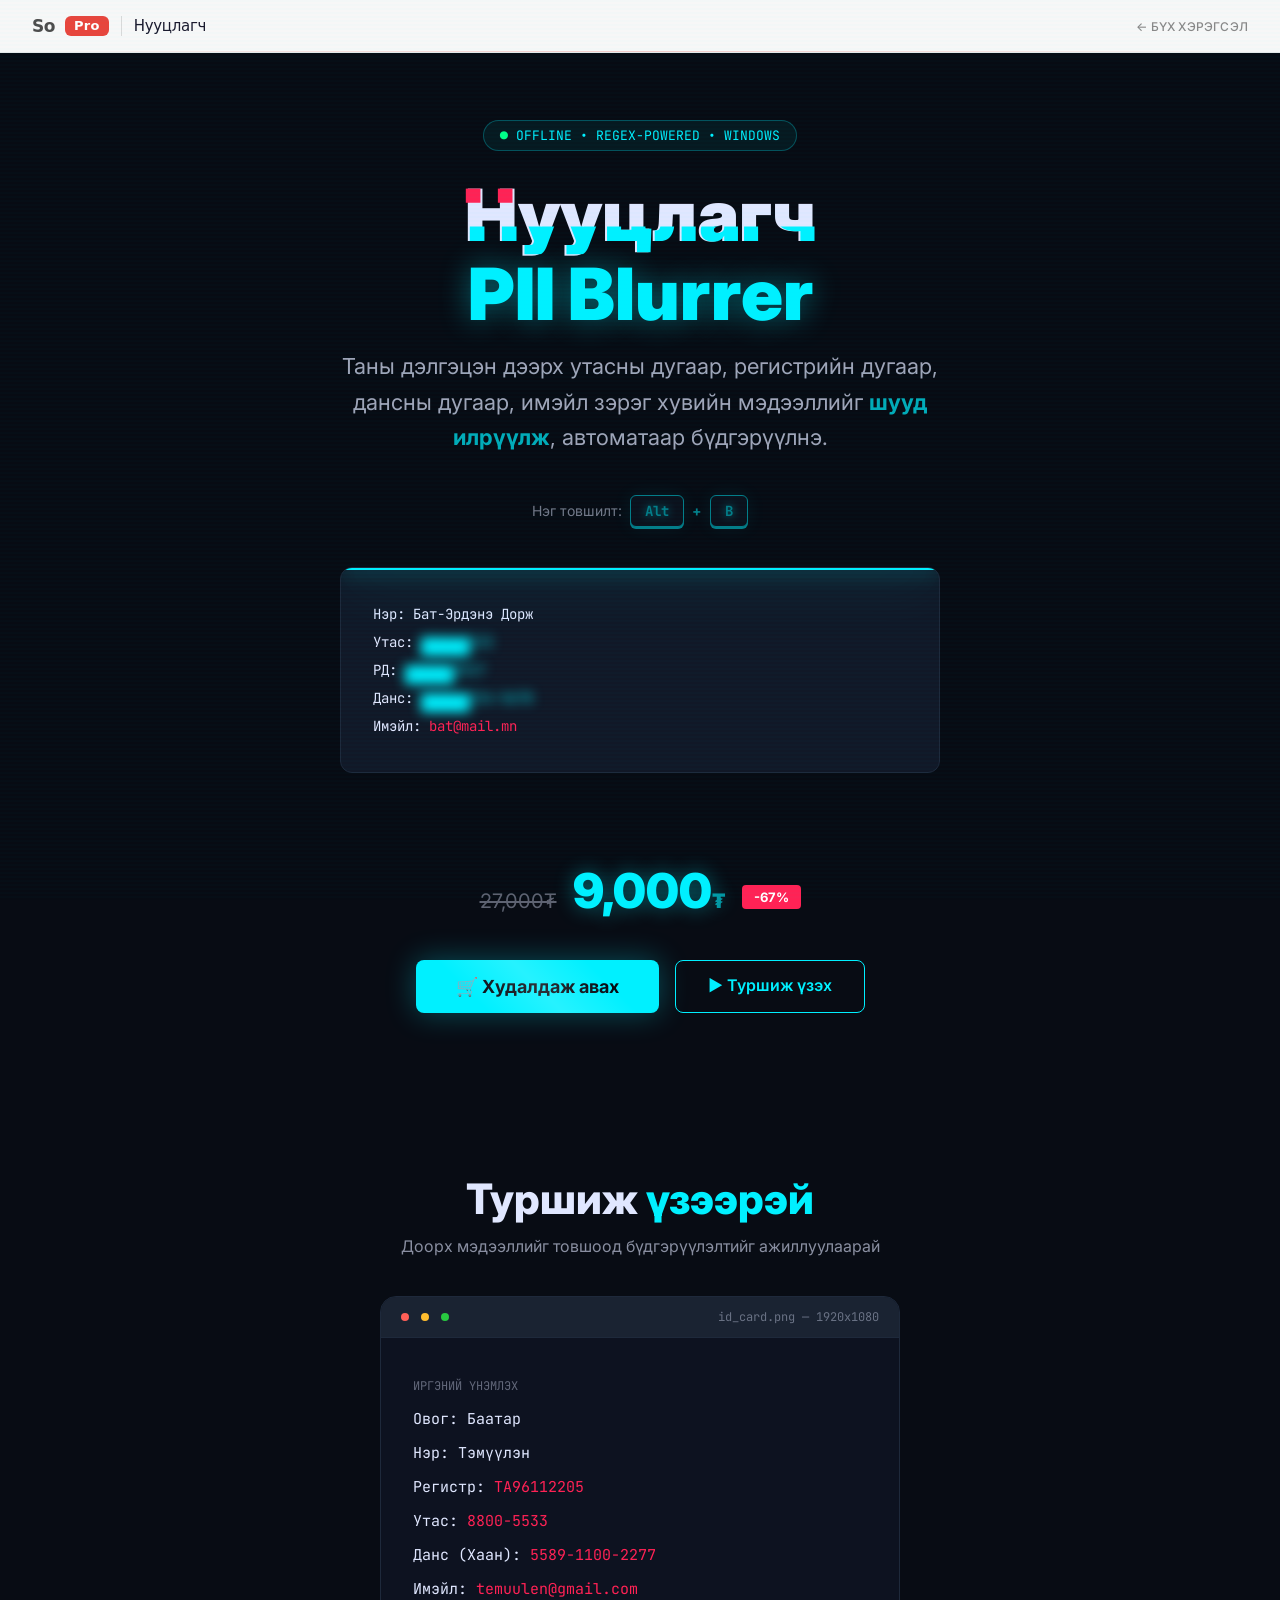
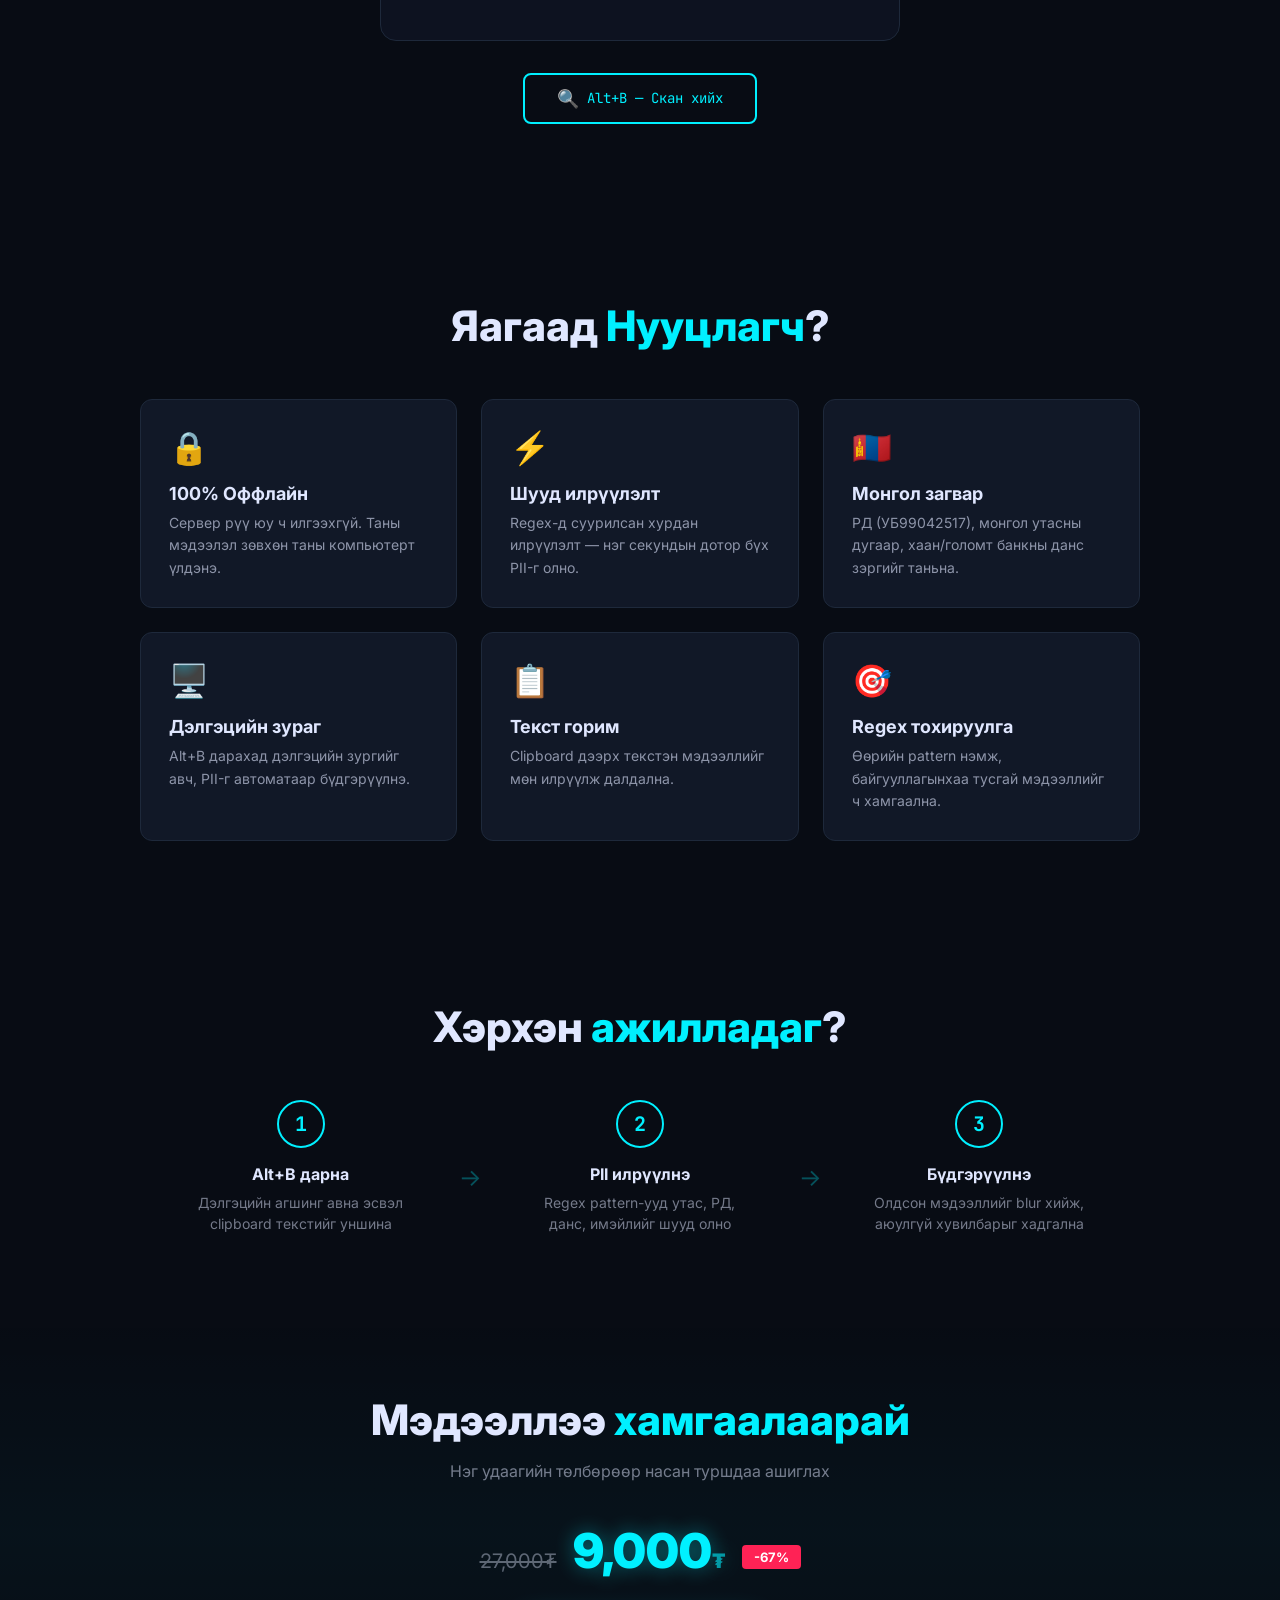
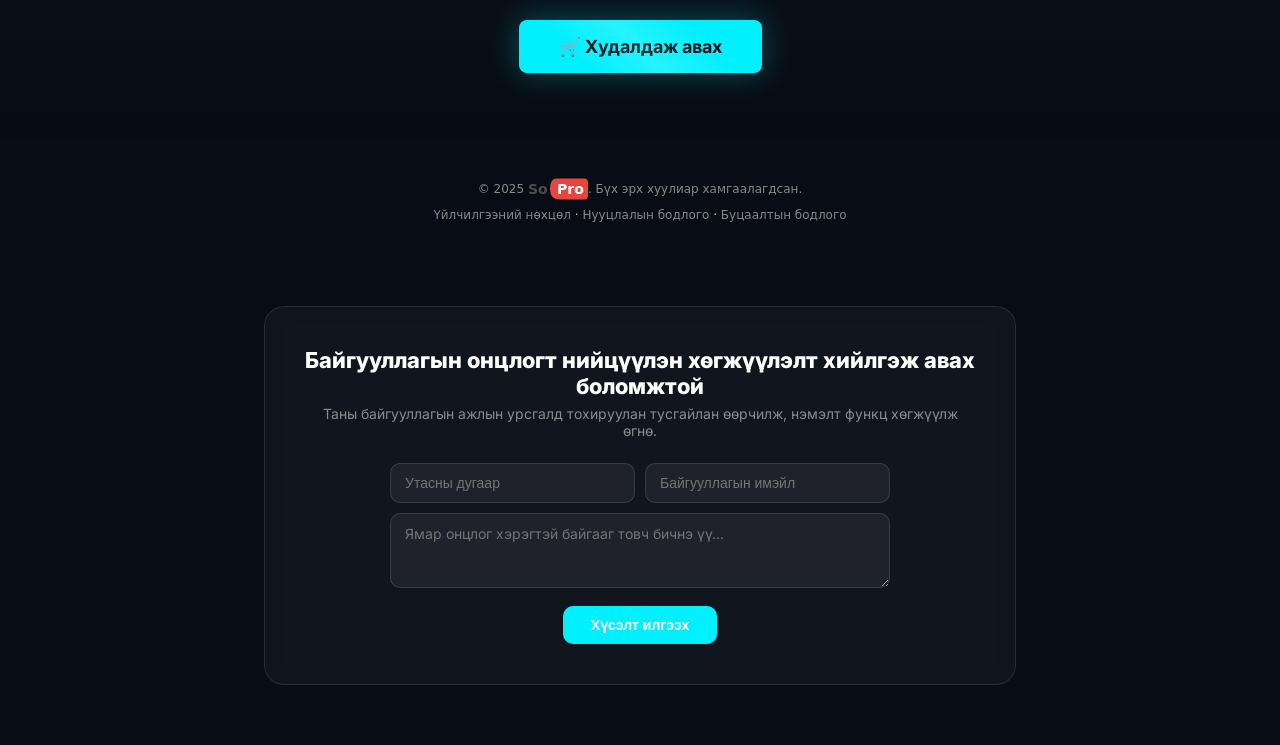
<file: blur/index.html>
<!DOCTYPE html>
<html lang="mn">
<head>
<meta charset="UTF-8">
<meta name="viewport" content="width=device-width, initial-scale=1.0">
<title>Нууцлагч — PII Blurrer & Anonymizer</title>
<link rel="stylesheet" href="https://fonts.googleapis.com/css2?family=JetBrains+Mono:wght@400;700&family=Inter:wght@400;600;700;900&display=swap">
<link rel="stylesheet" href="/shared/brand.css">
<style>
*{margin:0;padding:0;box-sizing:border-box}

:root{
  --cyan:#00f0ff;--cyan-dim:#00f0ff44;--bg:#080c14;--bg2:#0d1220;
  --card:#111827;--text:#e0e7ff;--red:#ff2255;--green:#00ff88;
}

html{scroll-behavior:smooth}
body{background:var(--bg);color:var(--text);font-family:'Inter',sans-serif;overflow-x:hidden;position:relative}

/* SCANLINE OVERLAY */
body::after{
  content:'';position:fixed;top:0;left:0;width:100%;height:100%;
  pointer-events:none;z-index:9999;
  background:repeating-linear-gradient(0deg,transparent,transparent 2px,rgba(0,240,255,.015) 2px,rgba(0,240,255,.015) 4px);
}

/* MATRIX RAIN CANVAS */
#matrix-bg{position:fixed;top:0;left:0;width:100%;height:100%;z-index:0;opacity:.08}

/* HERO */
.hero{min-height:100vh;display:flex;flex-direction:column;align-items:center;justify-content:center;
  position:relative;z-index:1;padding:120px 24px 80px;text-align:center}
.hero-badge{display:inline-flex;align-items:center;gap:8px;padding:6px 16px;border-radius:100px;
  border:1px solid var(--cyan-dim);background:rgba(0,240,255,.06);font-size:13px;
  font-family:'JetBrains Mono',monospace;color:var(--cyan);margin-bottom:24px;
  animation:pulse-border 2s infinite}
@keyframes pulse-border{0%,100%{border-color:var(--cyan-dim)}50%{border-color:var(--cyan)}}

.hero h1{font-size:clamp(36px,6vw,72px);font-weight:900;line-height:1.1;margin-bottom:16px}
.hero h1 .cyan{color:var(--cyan);text-shadow:0 0 30px rgba(0,240,255,.4)}
.hero h1 .glitch{position:relative;display:inline-block}
.hero h1 .glitch::before,.hero h1 .glitch::after{
  content:attr(data-text);position:absolute;top:0;left:0;width:100%;height:100%;
}
.hero h1 .glitch::before{animation:glitch1 3s infinite;color:var(--red);clip-path:inset(0 0 65% 0);transform:translate(-2px)}
.hero h1 .glitch::after{animation:glitch2 3s infinite;color:var(--cyan);clip-path:inset(65% 0 0 0);transform:translate(2px)}
@keyframes glitch1{0%,90%,100%{opacity:0}92%,94%{opacity:1;transform:translate(-3px,-1px)}93%,95%{transform:translate(3px,1px)}}
@keyframes glitch2{0%,88%,100%{opacity:0}90%,93%{opacity:1;transform:translate(2px,2px)}91%,94%{transform:translate(-2px,-1px)}}

.hero-sub{font-size:clamp(16px,2.5vw,22px);opacity:.7;max-width:640px;margin:0 auto 40px;line-height:1.6}
.hero-hotkey{display:inline-flex;align-items:center;gap:8px;margin-bottom:40px}
.key-badge{background:var(--card);border:1px solid var(--cyan);border-radius:6px;padding:6px 14px;
  font-family:'JetBrains Mono',monospace;font-size:16px;font-weight:700;color:var(--cyan);
  box-shadow:0 2px 0 var(--cyan),0 0 20px rgba(0,240,255,.15);text-shadow:0 0 8px var(--cyan)}
.hero-hotkey span{opacity:.5;font-size:14px}

/* SCANNING HERO ANIMATION */
.scan-demo{position:relative;max-width:600px;width:100%;margin:0 auto 48px;
  background:var(--card);border:1px solid #1e293b;border-radius:12px;padding:32px;
  font-family:'JetBrains Mono',monospace;font-size:14px;line-height:2;text-align:left;overflow:hidden}
.scan-demo::before{content:'';position:absolute;top:0;left:0;right:0;height:2px;
  background:var(--cyan);box-shadow:0 0 20px var(--cyan),0 0 60px var(--cyan);
  animation:scanLine 3s ease-in-out infinite}
@keyframes scanLine{0%{top:0;opacity:1}50%{top:100%;opacity:.6}51%{opacity:0}100%{top:0;opacity:0}}
.scan-demo .pii{position:relative;color:var(--red);transition:.4s}
.scan-demo .pii.blurred{filter:blur(6px);color:var(--cyan);user-select:none}
.scan-demo .pii.blurred::after{content:'██████';position:absolute;left:0;top:0;
  color:var(--cyan);filter:none;font-weight:700;animation:flicker .1s infinite alternate}
@keyframes flicker{to{opacity:.7}}

/* CTA BUTTONS */
.cta-row{display:flex;gap:16px;justify-content:center;flex-wrap:wrap}
.btn-primary{background:var(--cyan);color:var(--bg);font-weight:700;font-size:18px;
  padding:16px 40px;border-radius:8px;border:none;cursor:pointer;
  font-family:'Inter',sans-serif;text-decoration:none;display:inline-flex;align-items:center;gap:8px;
  box-shadow:0 0 30px rgba(0,240,255,.3);transition:.3s;position:relative;overflow:hidden}
.btn-primary:hover{transform:translateY(-2px);box-shadow:0 0 50px rgba(0,240,255,.5)}
.btn-primary::after{content:'';position:absolute;top:-50%;left:-50%;width:200%;height:200%;
  background:linear-gradient(transparent,rgba(255,255,255,.15),transparent);
  transform:rotate(45deg);animation:btn-shine 3s infinite}
@keyframes btn-shine{0%,100%{transform:translateX(-100%) rotate(45deg)}50%{transform:translateX(100%) rotate(45deg)}}
.btn-outline{border:1px solid var(--cyan);color:var(--cyan);background:transparent;
  font-weight:600;font-size:16px;padding:14px 32px;border-radius:8px;cursor:pointer;
  font-family:'Inter',sans-serif;text-decoration:none;transition:.3s}
.btn-outline:hover{background:rgba(0,240,255,.1)}

/* PRICE */
.price-block{margin:40px 0;text-align:center}
.price-old{font-size:20px;text-decoration:line-through;opacity:.4;margin-right:12px}
.price-new{font-size:48px;font-weight:900;color:var(--cyan);text-shadow:0 0 20px rgba(0,240,255,.4)}
.price-new small{font-size:20px;opacity:.6}
.price-discount{display:inline-block;background:var(--red);color:#fff;font-size:13px;font-weight:700;
  padding:4px 12px;border-radius:4px;margin-left:12px;vertical-align:super}

/* LIVE DEMO SECTION */
.demo-section{position:relative;z-index:1;padding:80px 24px;text-align:center}
.demo-section h2{font-size:clamp(28px,4vw,42px);font-weight:800;margin-bottom:12px}
.demo-section h2 .cyan{color:var(--cyan)}
.demo-section p{opacity:.6;margin-bottom:40px;font-size:16px}

.demo-card{max-width:520px;margin:0 auto;background:var(--bg2);border:1px solid #1e293b;
  border-radius:16px;overflow:hidden;position:relative}
.demo-card-header{background:#1a2332;padding:12px 20px;display:flex;align-items:center;gap:12px;
  border-bottom:1px solid #1e293b}
.demo-card-header .dot{width:8px;height:8px;border-radius:50%}
.demo-card-header .dot.r{background:#ff5f57}.demo-card-header .dot.y{background:#ffbd2e}.demo-card-header .dot.g{background:#28c840}
.demo-card-header span{font-size:12px;opacity:.4;font-family:'JetBrains Mono',monospace;margin-left:auto}

.demo-card-body{padding:32px;text-align:left;font-size:15px;line-height:2;
  font-family:'JetBrains Mono',monospace;position:relative}
.demo-card-body .field{margin-bottom:4px}
.demo-card-body .label{opacity:.4;font-size:12px}
.demo-card-body .value{color:var(--text)}
.demo-card-body .sensitive{color:var(--red);transition:all .5s;position:relative;cursor:default}
.demo-card-body .sensitive.redacted{filter:blur(7px);color:var(--cyan)}
.demo-card-body .sensitive.redacted::before{content:'';position:absolute;inset:-2px -6px;
  background:rgba(0,240,255,.08);border-radius:4px;border:1px solid var(--cyan-dim)}

.demo-btn{margin-top:32px;background:transparent;border:2px solid var(--cyan);color:var(--cyan);
  padding:12px 32px;border-radius:8px;font-family:'JetBrains Mono',monospace;font-size:14px;
  cursor:pointer;transition:.3s;display:inline-flex;align-items:center;gap:8px}
.demo-btn:hover{background:var(--cyan);color:var(--bg)}
.demo-btn .icon{font-size:18px}
.demo-status{margin-top:16px;font-size:13px;font-family:'JetBrains Mono',monospace;
  color:var(--cyan);opacity:0;transition:.3s}
.demo-status.show{opacity:1}

/* FEATURES */
.features{position:relative;z-index:1;padding:80px 24px}
.features h2{text-align:center;font-size:clamp(28px,4vw,42px);font-weight:800;margin-bottom:48px}
.features h2 .cyan{color:var(--cyan)}
.features-grid{display:grid;grid-template-columns:repeat(auto-fit,minmax(280px,1fr));gap:24px;max-width:1000px;margin:0 auto}
.feature-card{background:var(--card);border:1px solid #1e293b;border-radius:12px;padding:28px;
  transition:.3s;position:relative;overflow:hidden}
.feature-card:hover{border-color:var(--cyan-dim);transform:translateY(-4px);
  box-shadow:0 8px 30px rgba(0,240,255,.08)}
.feature-card::before{content:'';position:absolute;top:0;left:0;right:0;height:2px;
  background:linear-gradient(90deg,transparent,var(--cyan),transparent);opacity:0;transition:.3s}
.feature-card:hover::before{opacity:1}
.feature-icon{font-size:32px;margin-bottom:16px;display:block}
.feature-card h3{font-size:18px;font-weight:700;margin-bottom:8px}
.feature-card p{font-size:14px;opacity:.6;line-height:1.6}

/* HOW IT WORKS */
.how{position:relative;z-index:1;padding:80px 24px;text-align:center}
.how h2{font-size:clamp(28px,4vw,42px);font-weight:800;margin-bottom:48px}
.how h2 .cyan{color:var(--cyan)}
.how-steps{display:flex;justify-content:center;gap:48px;flex-wrap:wrap;max-width:900px;margin:0 auto}
.how-step{flex:1;min-width:200px;max-width:260px}
.how-step-num{width:48px;height:48px;border-radius:50%;border:2px solid var(--cyan);
  display:flex;align-items:center;justify-content:center;margin:0 auto 16px;
  font-family:'JetBrains Mono',monospace;font-weight:700;font-size:20px;color:var(--cyan)}
.how-step h3{font-size:16px;font-weight:700;margin-bottom:8px}
.how-step p{font-size:14px;opacity:.5;line-height:1.5}
.how-arrow{align-self:center;color:var(--cyan);opacity:.3;font-size:24px;padding-top:20px}

/* CTA BOTTOM */
.cta-bottom{position:relative;z-index:1;padding:80px 24px;text-align:center;
  background:linear-gradient(180deg,transparent,rgba(0,240,255,.03),transparent)}
.cta-bottom h2{font-size:clamp(28px,4vw,42px);font-weight:800;margin-bottom:16px}
.cta-bottom h2 .cyan{color:var(--cyan)}
.cta-bottom p{opacity:.5;margin-bottom:40px;font-size:16px}

/* GLITCH TEXT ANIMATION */
.glitch-chars{display:inline}
.glitch-char{display:inline-block;animation:charGlitch 4s infinite;animation-delay:var(--d,0s)}
@keyframes charGlitch{
  0%,92%,100%{opacity:1;transform:none;color:inherit}
  93%{opacity:.6;transform:translateX(2px) skewX(10deg);color:var(--cyan)}
  94%{opacity:.8;transform:translateX(-1px);color:var(--red)}
  95%{opacity:1;transform:none;color:inherit}
}

/* RESPONSIVE */
@media(max-width:768px){
  nav{padding:12px 16px}
  .scan-demo{font-size:12px;padding:20px}
  .how-arrow{display:none}
  .how-steps{gap:32px}
  .cta-row{flex-direction:column;align-items:center}
}
</style>
</head>
<body>

<canvas id="matrix-bg"></canvas>

<div data-sp-header="blur" data-sp-app="Нууцлагч"></div>

<!-- HERO -->
<section class="hero">
  <div class="hero-badge">
    <span style="color:var(--green)">●</span> OFFLINE &bull; REGEX-POWERED &bull; WINDOWS
  </div>
  <h1>
    <span class="glitch" data-text="Нууцлагч">Нууцлагч</span><br>
    <span class="cyan">PII Blurrer</span>
  </h1>
  <p class="hero-sub">
    Таны дэлгэцэн дээрх утасны дугаар, регистрийн дугаар, дансны дугаар, имэйл зэрэг хувийн мэдээллийг
    <strong style="color:var(--cyan)">шууд илрүүлж</strong>, автоматаар бүдгэрүүлнэ.
  </p>
  <div class="hero-hotkey">
    <span>Нэг товшилт:</span>
    <span class="key-badge">Alt</span>
    <span style="color:var(--cyan);font-weight:700">+</span>
    <span class="key-badge">B</span>
  </div>

  <!-- SCANNING DEMO IN HERO -->
  <div class="scan-demo" id="heroScan">
    <div>Нэр: Бат-Эрдэнэ Дорж</div>
    <div>Утас: <span class="pii" data-orig="9911-2233">9911-2233</span></div>
    <div>РД: <span class="pii" data-orig="УБ99042517">УБ99042517</span></div>
    <div>Данс: <span class="pii" data-orig="5000-1234-5678">5000-1234-5678</span></div>
    <div>Имэйл: <span class="pii" data-orig="bat@mail.mn">bat@mail.mn</span></div>
  </div>

  <div class="price-block">
    <span class="price-old">27,000₮</span>
    <span class="price-new">9,000<small>₮</small></span>
    <span class="price-discount">-67%</span>
  </div>

  <div class="cta-row">
    <a href="javascript:void(0)" class="btn-primary" onclick="document.getElementById('payModal').style.display='flex'">🛒 Худалдаж авах</a>
    <a href="#demo" class="btn-outline">▶ Туршиж үзэх</a>
  </div>
</section>

<!-- LIVE DEMO -->
<section class="demo-section" id="demo">
  <h2>Туршиж <span class="cyan">үзээрэй</span></h2>
  <p>Доорх мэдээллийг товшоод бүдгэрүүлэлтийг ажиллуулаарай</p>

  <div class="demo-card">
    <div class="demo-card-header">
      <div class="dot r"></div><div class="dot y"></div><div class="dot g"></div>
      <span>id_card.png — 1920x1080</span>
    </div>
    <div class="demo-card-body" id="demoBody">
      <div class="field"><span class="label">ИРГЭНИЙ ҮНЭМЛЭХ</span></div>
      <div class="field">Овог: <span class="value">Баатар</span></div>
      <div class="field">Нэр: <span class="value">Тэмүүлэн</span></div>
      <div class="field">Регистр: <span class="sensitive" data-v="ТА96112205">ТА96112205</span></div>
      <div class="field">Утас: <span class="sensitive" data-v="8800-5533">8800-5533</span></div>
      <div class="field">Данс (Хаан): <span class="sensitive" data-v="5589-1100-2277">5589-1100-2277</span></div>
      <div class="field">Имэйл: <span class="sensitive" data-v="temuulen@gmail.com">temuulen@gmail.com</span></div>
    </div>
  </div>
  <button class="demo-btn" id="demoBtn" onclick="runDemo()">
    <span class="icon">🔍</span> <span id="demoBtnText">Alt+B — Скан хийх</span>
  </button>
  <div class="demo-status" id="demoStatus"></div>
</section>

<!-- FEATURES -->
<section class="features">
  <h2>Яагаад <span class="cyan">Нууцлагч</span>?</h2>
  <div class="features-grid">
    <div class="feature-card">
      <span class="feature-icon">🔒</span>
      <h3>100% Оффлайн</h3>
      <p>Сервер рүү юу ч илгээхгүй. Таны мэдээлэл зөвхөн таны компьютерт үлдэнэ.</p>
    </div>
    <div class="feature-card">
      <span class="feature-icon">⚡</span>
      <h3>Шууд илрүүлэлт</h3>
      <p>Regex-д суурилсан хурдан илрүүлэлт — нэг секундын дотор бүх PII-г олно.</p>
    </div>
    <div class="feature-card">
      <span class="feature-icon">🇲🇳</span>
      <h3>Монгол загвар</h3>
      <p>РД (УБ99042517), монгол утасны дугаар, хаан/голомт банкны данс зэргийг таньна.</p>
    </div>
    <div class="feature-card">
      <span class="feature-icon">🖥️</span>
      <h3>Дэлгэцийн зураг</h3>
      <p>Alt+B дарахад дэлгэцийн зургийг авч, PII-г автоматаар бүдгэрүүлнэ.</p>
    </div>
    <div class="feature-card">
      <span class="feature-icon">📋</span>
      <h3>Текст горим</h3>
      <p>Clipboard дээрх текстэн мэдээллийг мөн илрүүлж далдална.</p>
    </div>
    <div class="feature-card">
      <span class="feature-icon">🎯</span>
      <h3>Regex тохируулга</h3>
      <p>Өөрийн pattern нэмж, байгууллагынхаа тусгай мэдээллийг ч хамгаална.</p>
    </div>
  </div>
</section>

<!-- HOW IT WORKS -->
<section class="how">
  <h2>Хэрхэн <span class="cyan">ажилладаг</span>?</h2>
  <div class="how-steps">
    <div class="how-step">
      <div class="how-step-num">1</div>
      <h3>Alt+B дарна</h3>
      <p>Дэлгэцийн агшинг авна эсвэл clipboard текстийг уншина</p>
    </div>
    <div class="how-arrow">→</div>
    <div class="how-step">
      <div class="how-step-num">2</div>
      <h3>PII илрүүлнэ</h3>
      <p>Regex pattern-ууд утас, РД, данс, имэйлийг шууд олно</p>
    </div>
    <div class="how-arrow">→</div>
    <div class="how-step">
      <div class="how-step-num">3</div>
      <h3>Бүдгэрүүлнэ</h3>
      <p>Олдсон мэдээллийг blur хийж, аюулгүй хувилбарыг хадгална</p>
    </div>
  </div>
</section>

<!-- BOTTOM CTA -->
<section class="cta-bottom">
  <h2>Мэдээллээ <span class="cyan">хамгаалаарай</span></h2>
  <p>Нэг удаагийн төлбөрөөр насан туршдаа ашиглах</p>
  <div class="price-block">
    <span class="price-old">27,000₮</span>
    <span class="price-new">9,000<small>₮</small></span>
    <span class="price-discount">-67%</span>
  </div>
  <div class="cta-row">
    <a href="javascript:void(0)" class="btn-primary" onclick="document.getElementById('payModal').style.display='flex'">🛒 Худалдаж авах</a>
  </div>
</section>

<footer data-sp-footer></footer>

<script src="/shared/brand.js"></script>
<script>
// === MATRIX RAIN ===
(function(){
  const c=document.getElementById('matrix-bg'),ctx=c.getContext('2d');
  let w,h,cols,drops;
  const chars='01アイウエオカキクケコ░▒▓█нууц'.split('');
  function init(){w=c.width=window.innerWidth;h=c.height=window.innerHeight;
    cols=Math.floor(w/18);drops=Array(cols).fill(1)}
  init();window.addEventListener('resize',init);
  function draw(){
    ctx.fillStyle='rgba(8,12,20,.06)';ctx.fillRect(0,0,w,h);
    ctx.fillStyle='#00f0ff';ctx.font='14px JetBrains Mono';
    for(let i=0;i<cols;i++){
      const t=chars[Math.floor(Math.random()*chars.length)];
      ctx.fillText(t,i*18,drops[i]*18);
      if(drops[i]*18>h&&Math.random()>.975)drops[i]=0;
      drops[i]++
    }
  }
  setInterval(draw,50)
})();

// === HERO AUTO-SCAN ===
(function(){
  const pii=document.querySelectorAll('#heroScan .pii');
  let blurred=false;
  function toggle(){
    blurred=!blurred;
    pii.forEach((el,i)=>{
      setTimeout(()=>el.classList.toggle('blurred',blurred),i*200)
    })
  }
  setInterval(toggle,4000);
  setTimeout(toggle,1500)
})();

// === LIVE DEMO ===
let demoActive=false;
function runDemo(){
  const items=document.querySelectorAll('#demoBody .sensitive');
  const btn=document.getElementById('demoBtn');
  const status=document.getElementById('demoStatus');
  const btnText=document.getElementById('demoBtnText');
  demoActive=!demoActive;

  if(demoActive){
    btnText.textContent='Сэргээх';
    status.textContent='🔍 Скан хийж байна...';
    status.classList.add('show');
    items.forEach((el,i)=>{
      setTimeout(()=>{
        el.classList.add('redacted');
        status.textContent=`✅ ${i+1}/${items.length} PII илэрсэн — бүдгэрүүлсэн`;
      },(i+1)*500)
    });
  } else {
    items.forEach(el=>el.classList.remove('redacted'));
    btnText.textContent='Alt+B — Скан хийх';
    status.classList.remove('show');
  }
}

// === GLITCH CHARACTERS ===
document.querySelectorAll('.glitch-chars').forEach(el=>{
  const text=el.textContent;el.innerHTML='';
  [...text].forEach((ch,i)=>{
    const s=document.createElement('span');s.className='glitch-char';
    s.textContent=ch;s.style.setProperty('--d',(Math.random()*5).toFixed(2)+'s');
    el.appendChild(s)
  })
});

// === RANDOM GLITCH on sensitive text ===
(function(){
  const glitchChars='█▓▒░#@$%&*!?';
  function glitchText(){
    const targets=document.querySelectorAll('#demoBody .sensitive:not(.redacted)');
    if(!targets.length)return;
    const target=targets[Math.floor(Math.random()*targets.length)];
    const orig=target.dataset.v;
    const arr=[...orig];
    const idx=Math.floor(Math.random()*arr.length);
    arr[idx]=glitchChars[Math.floor(Math.random()*glitchChars.length)];
    target.textContent=arr.join('');
    setTimeout(()=>{if(!target.classList.contains('redacted'))target.textContent=orig},100);
  }
  setInterval(glitchText,800)
})();
</script>

<!-- Байгууллагын хүсэлт -->
<section style="max-width:800px;margin:60px auto;padding:0 24px">
  <div style="background:rgba(255,255,255,0.04);border:1px solid rgba(255,255,255,0.1);border-radius:20px;padding:40px;text-align:center;backdrop-filter:blur(12px)">
    <h2 style="font-size:22px;font-weight:800;color:#fff;margin-bottom:6px">Байгууллагын онцлогт нийцүүлэн хөгжүүлэлт хийлгэж авах боломжтой</h2>
    <p style="color:rgba(255,255,255,0.5);font-size:14px;margin-bottom:24px">Таны байгууллагын ажлын урсгалд тохируулан тусгайлан өөрчилж, нэмэлт функц хөгжүүлж өгнө.</p>
    <form id="entForm" onsubmit="return submitEntForm(event)" style="max-width:500px;margin:0 auto">
      <div style="display:flex;gap:10px;margin-bottom:10px">
        <input type="tel" id="entPhone" placeholder="Утасны дугаар" required style="flex:1;background:rgba(255,255,255,0.06);border:1px solid rgba(255,255,255,0.12);border-radius:10px;padding:11px 14px;color:#fff;font-size:14px;outline:none">
        <input type="email" id="entEmail" placeholder="Байгууллагын имэйл" required style="flex:1;background:rgba(255,255,255,0.06);border:1px solid rgba(255,255,255,0.12);border-radius:10px;padding:11px 14px;color:#fff;font-size:14px;outline:none">
      </div>
      <textarea id="entMsg" placeholder="Ямар онцлог хэрэгтэй байгааг товч бичнэ үү..." rows="3" style="width:100%;background:rgba(255,255,255,0.06);border:1px solid rgba(255,255,255,0.12);border-radius:10px;padding:11px 14px;color:#fff;font-size:14px;outline:none;resize:vertical;margin-bottom:14px;font-family:inherit;box-sizing:border-box"></textarea>
      <button type="submit" id="entBtn" style="padding:11px 28px;background:#00f0ff;color:#fff;font-size:14px;font-weight:700;border:none;border-radius:10px;cursor:pointer">Хүсэлт илгээх</button>
      <p id="entSuccess" style="display:none;color:#16a34a;font-size:13px;font-weight:600;margin-top:12px">✓ Хүсэлт амжилттай илгээгдлээ. Бид тантай удахгүй холбогдоно.</p>
    </form>
  </div>
</section>
<iframe name="entFrame" style="display:none"></iframe>
<script>
function submitEntForm(e){
  e.preventDefault();
  var phone=document.getElementById('entPhone').value;
  var email=document.getElementById('entEmail').value;
  var msg=document.getElementById('entMsg').value;
  var btn=document.getElementById('entBtn');
  btn.disabled=true;btn.textContent='Илгээж байна...';
  var form=document.createElement('form');
  form.method='POST';form.target='entFrame';
  form.action='https://docs.google.com/forms/d/e/1FAIpQLSepAqBKUGAJY4IYrHt7eJaH1wznpjiNwMlxp7uQG0k7BX5PIA/formResponse';
  [{n:'entry.413665365',v:phone},{n:'entry.1131290276',v:email},{n:'entry.1867735489',v:msg}].forEach(function(f){
    var inp=document.createElement('input');inp.type='hidden';inp.name=f.n;inp.value=f.v;form.appendChild(inp);
  });
  document.body.appendChild(form);form.submit();document.body.removeChild(form);
  setTimeout(function(){
    btn.textContent='Илгээгдсэн ✓';
    document.getElementById('entSuccess').style.display='block';
    document.getElementById('entForm').reset();
  },1500);
  return false;
}
</script>

<!-- Payment Modal -->
<style>
.pay-overlay{display:none;position:fixed;inset:0;z-index:9999;background:rgba(0,0,0,.45);align-items:center;justify-content:center;backdrop-filter:blur(6px);animation:payIn .25s}
@keyframes payIn{from{opacity:0}to{opacity:1}}
.pay-card{background:#fff;border-radius:20px;max-width:400px;width:92%;position:relative;box-shadow:0 24px 80px rgba(0,0,0,.18);overflow:hidden;animation:payUp .3s}
@keyframes payUp{from{opacity:0;transform:translateY(20px)}to{opacity:1;transform:translateY(0)}}
.pay-close{position:absolute;top:14px;right:14px;background:rgba(0,0,0,.05);border:none;width:32px;height:32px;border-radius:50%;font-size:16px;cursor:pointer;color:#666;display:flex;align-items:center;justify-content:center}
.pay-close:hover{background:rgba(0,0,0,.1)}
.pay-header{background:linear-gradient(135deg,#0f172a,#1e293b);padding:28px;color:#fff}
.pay-header h3{font-size:17px;font-weight:700;margin-bottom:3px}
.pay-header p{font-size:12px;color:rgba(255,255,255,.5)}
.pay-amount{font-size:32px;font-weight:800;margin-top:12px;letter-spacing:-1px}
.pay-amount s{font-size:18px;opacity:.35;font-weight:400;margin-right:6px}
.pay-body{padding:24px 28px 28px}
.pay-info{display:grid;grid-template-columns:1fr 1fr;gap:10px;margin-bottom:18px}
.pay-info-item{background:#f8fafc;border-radius:10px;padding:12px 14px}
.pay-label{font-size:10px;color:#94a3b8;text-transform:uppercase;letter-spacing:.5px;margin-bottom:2px}
.pay-value{font-size:13px;font-weight:700;color:#1e293b}
.pay-code-box{background:linear-gradient(135deg,#f0fdf4,#dcfce7);border:1.5px solid #bbf7d0;border-radius:12px;padding:14px;text-align:center;margin-bottom:18px}
.pay-code-box .pay-label{color:#16a34a;letter-spacing:1px}
.pay-code-val{font-size:22px;font-weight:800;color:#15803d;letter-spacing:2px}
.pay-code-hint{font-size:10px;color:#6b7280;margin-top:4px}
.pay-field{margin-bottom:14px}
.pay-field label{font-size:11px;color:#64748b;font-weight:600;display:block;margin-bottom:5px}
.pay-field input{width:100%;padding:11px 14px;border:1.5px solid #e2e8f0;border-radius:10px;font-size:14px;outline:none;background:#f8fafc;box-sizing:border-box}
.pay-field input:focus{border-color:#16a34a;background:#fff}
.pay-submit{width:100%;padding:14px;background:linear-gradient(135deg,#16a34a,#15803d);color:#fff;border:none;border-radius:12px;font-size:15px;font-weight:700;cursor:pointer;margin-top:4px}
.pay-submit:hover{transform:translateY(-1px);box-shadow:0 6px 20px rgba(22,163,74,.3)}
.pay-submit:disabled{opacity:.6;transform:none}
.pay-success{display:none;text-align:center;padding:32px 28px}
.pay-success-icon{width:64px;height:64px;background:linear-gradient(135deg,#dcfce7,#bbf7d0);border-radius:50%;display:flex;align-items:center;justify-content:center;margin:0 auto 16px;font-size:28px}
.pay-success h3{font-size:18px;font-weight:700;color:#1e293b;margin-bottom:6px}
.pay-success p{font-size:13px;color:#64748b;line-height:1.6}
</style>
<div id="payModal" class="pay-overlay" onclick="if(event.target===this)this.style.display='none'">
<div class="pay-card">
<button class="pay-close" onclick="document.getElementById('payModal').style.display='none'">✕</button>
<div id="payForm">
<div class="pay-header">
<h3>Нууцлагч (Blur)</h3>
<p>Насан туршийн лиценз</p>
<div class="pay-amount"><s>27,000₮</s> 9,000₮</div>
</div>
<div class="pay-body">
<div class="pay-info">
<div class="pay-info-item"><div class="pay-label">Банк</div><div class="pay-value">Хаанбанк</div></div>
<div class="pay-info-item"><div class="pay-label">Данс</div><div class="pay-value">5400780646</div></div>
<div class="pay-info-item"><div class="pay-label">Нэр</div><div class="pay-value">Д.Баттулга</div></div>
<div class="pay-info-item"><div class="pay-label">Дүн</div><div class="pay-value" style="color:#e8453c">9,000₮</div></div>
</div>
<div class="pay-code-box">
<div class="pay-label">Гүйлгээний утга</div>
<div class="pay-code-val" id="payCode"></div>
<div class="pay-code-hint">Энэ кодыг гүйлгээний утгад заавал бичнэ үү</div>
</div>
<div class="pay-field"><label>Имэйл хаяг</label><input type="email" id="payEmail" placeholder="example@gmail.com"></div>
<div class="pay-field"><label>Утасны дугаар</label><input type="tel" id="payPhone" placeholder="99112233"></div>
<button class="pay-submit" id="paySubmit" onclick="submitPayment()">Шилжүүлсэн ✓</button>
</div>
</div>
<div class="pay-success" id="paySuccess">
<div class="pay-success-icon">✓</div>
<h3>Амжилттай бүртгэгдлээ!</h3>
<p>Таны захиалгыг хүлээн авлаа.<br>24 цагийн дотор имэйл рүү лицензийн түлхүүр илгээгдэнэ.</p>
</div>
</div>
</div>
<iframe name="payFrame" style="display:none"></iframe>
<script>
(function(){
var chars='ABCDEFGHJKLMNPQRSTUVWXYZ23456789',code='BLR-';
for(var i=0;i<6;i++)code+=chars[Math.floor(Math.random()*chars.length)];
document.getElementById('payCode').textContent=code;
window.submitPayment=function(){
var email=document.getElementById('payEmail').value.trim();
var phone=document.getElementById('payPhone').value.trim();
if(!email||!phone){alert('Имэйл болон утасны дугаараа оруулна уу');return;}
var btn=document.getElementById('paySubmit');
btn.disabled=true;btn.textContent='Илгээж байна...';
var form=document.createElement('form');
form.method='POST';form.target='payFrame';
form.action='https://docs.google.com/forms/d/e/1FAIpQLScBeTfkDj0vzYjT6fkwC8oCjAFXDdmtghfasIE7eLO4GdhfUw/formResponse';
var f1=document.createElement('input');f1.name='entry.413665365';f1.value=phone;form.appendChild(f1);
var f2=document.createElement('input');f2.name='entry.1131290276';f2.value=email+' | '+code;form.appendChild(f2);
document.body.appendChild(form);form.submit();document.body.removeChild(form);
setTimeout(function(){document.getElementById('payForm').style.display='none';document.getElementById('paySuccess').style.display='block';},800);
};
})();
</script>

</body>
</html>
</file>
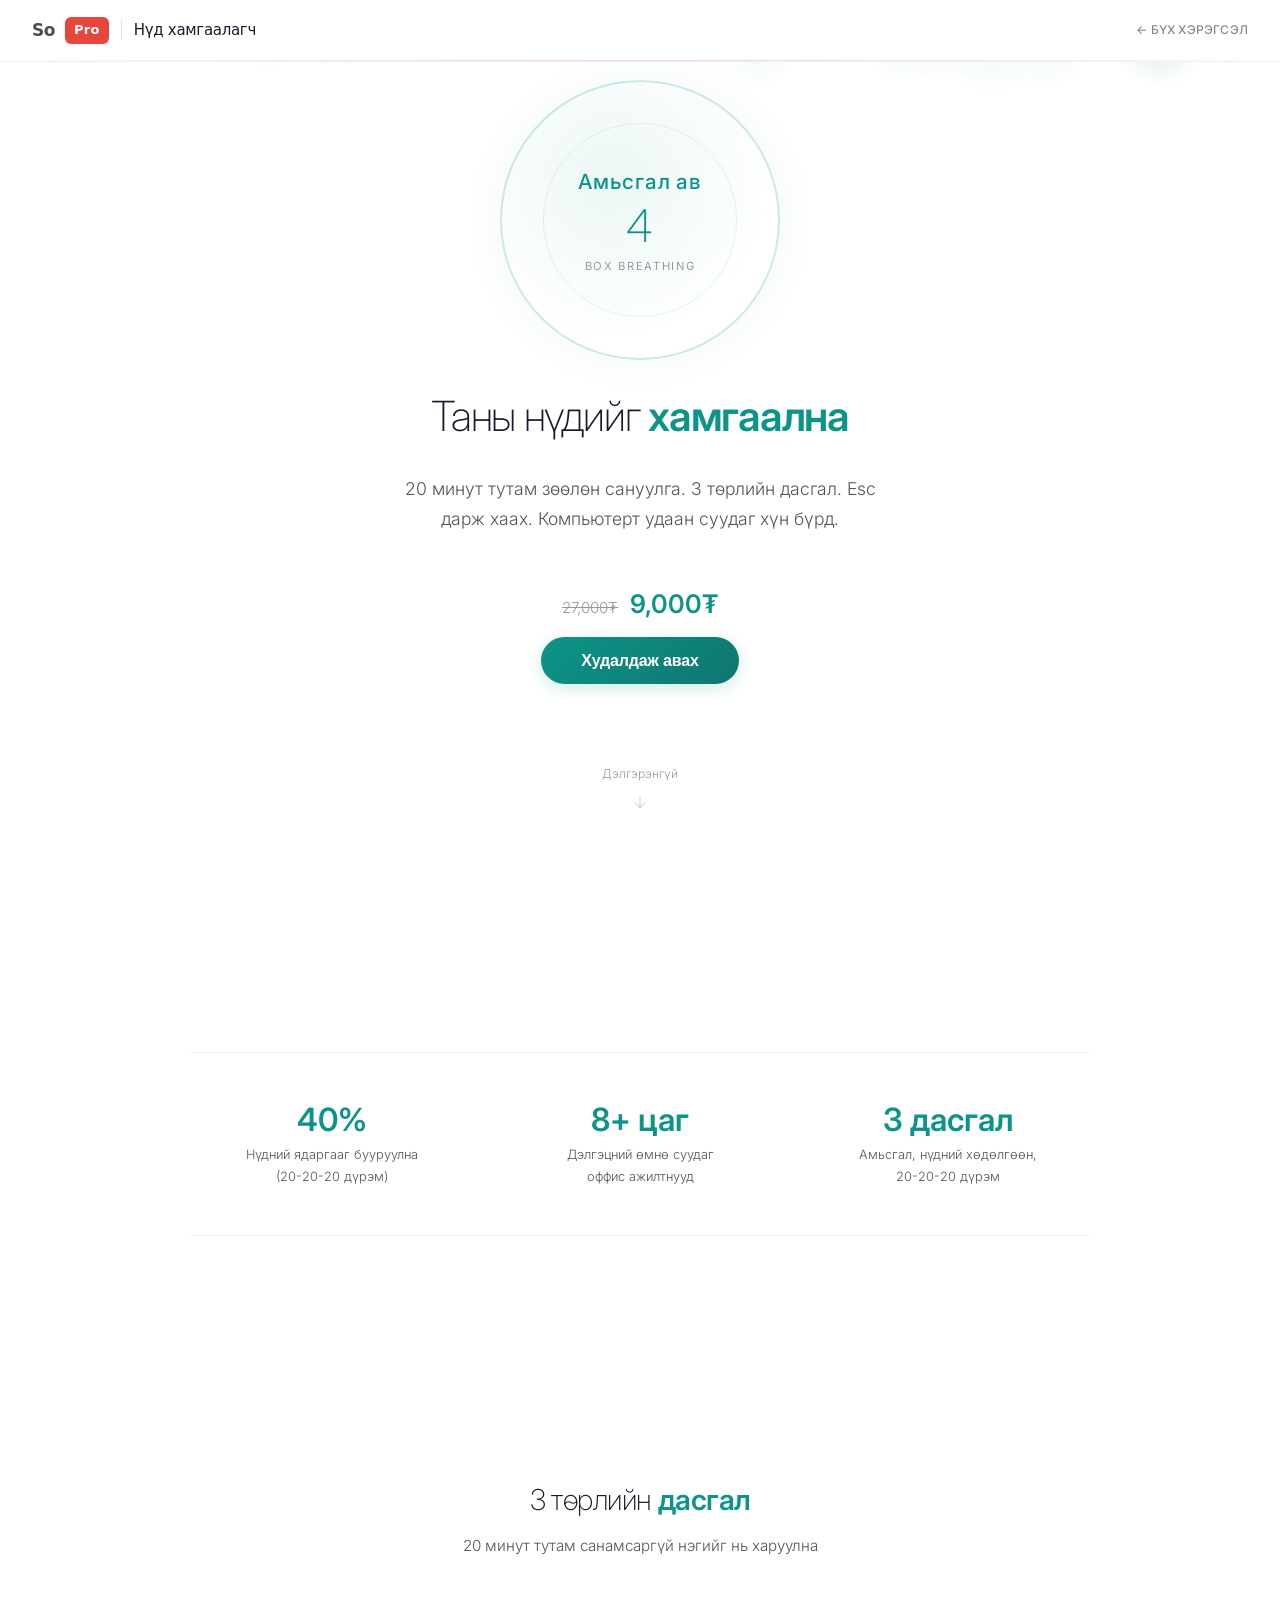
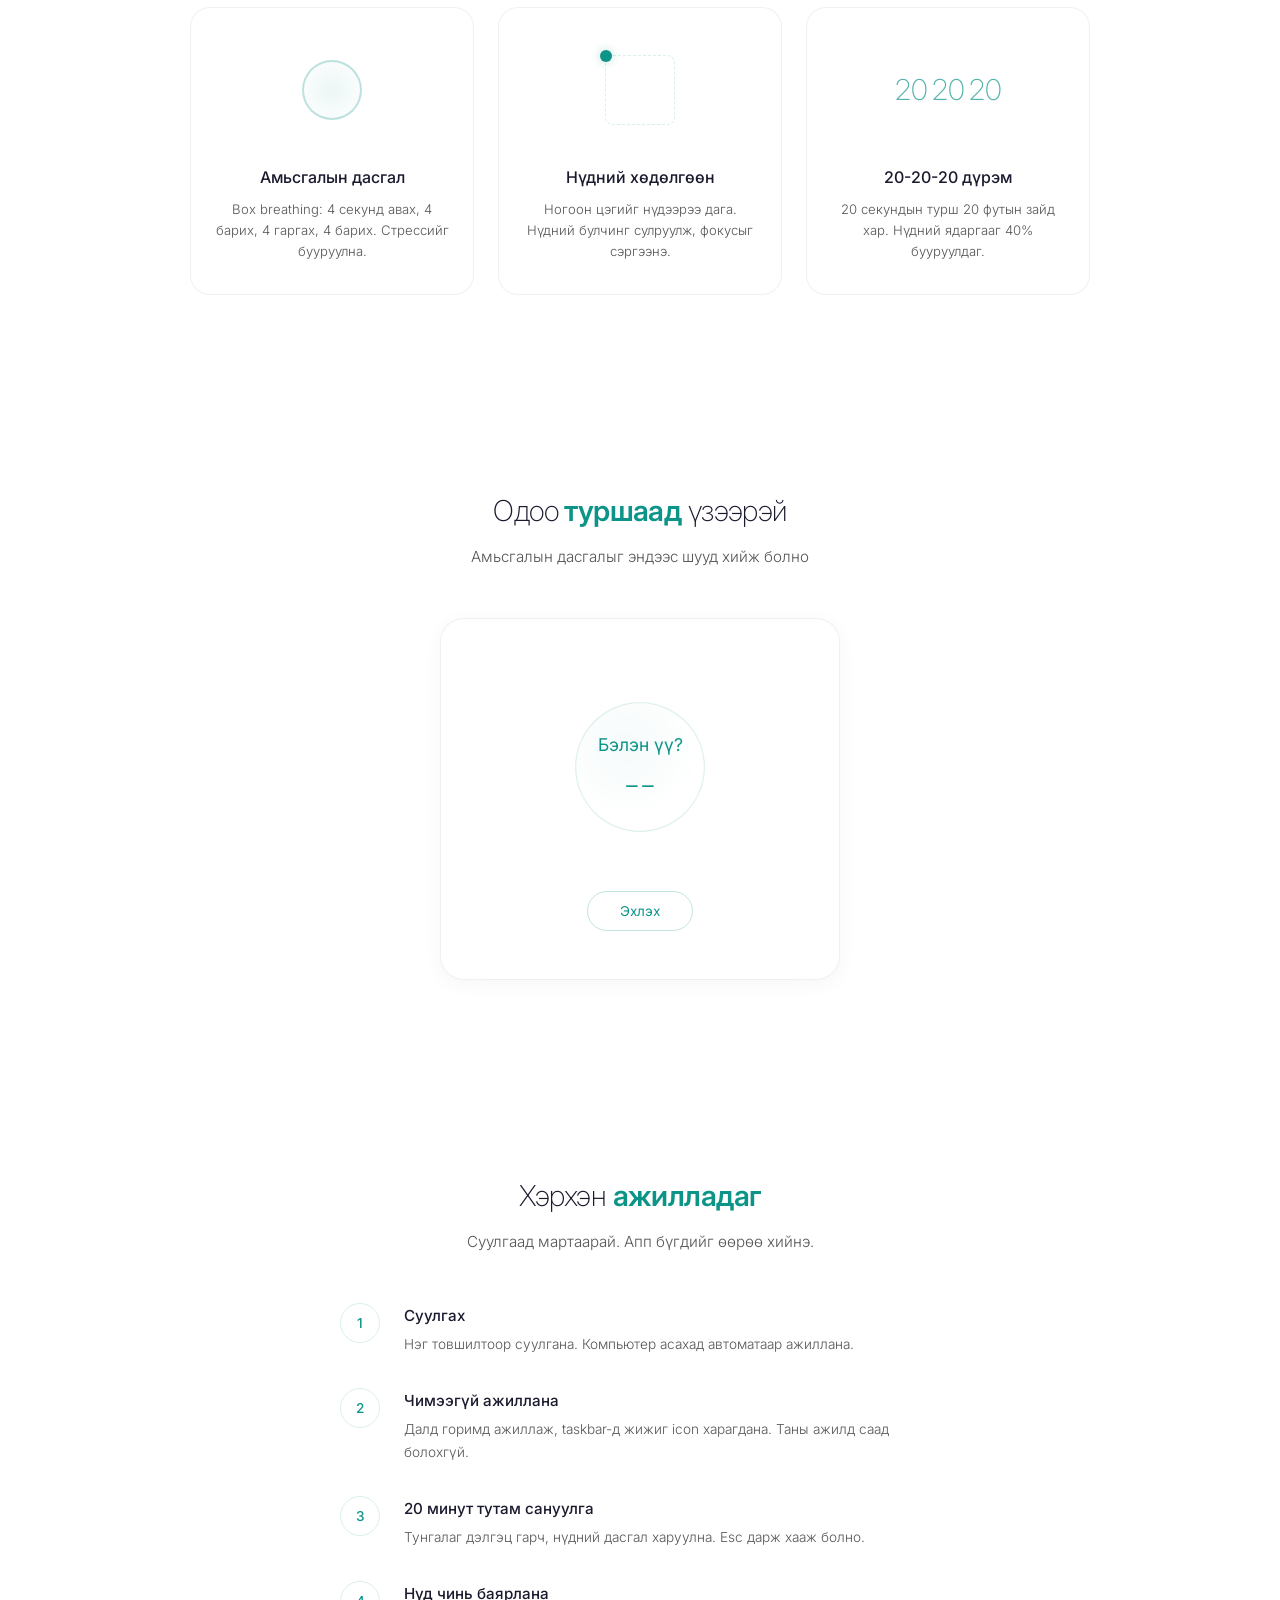
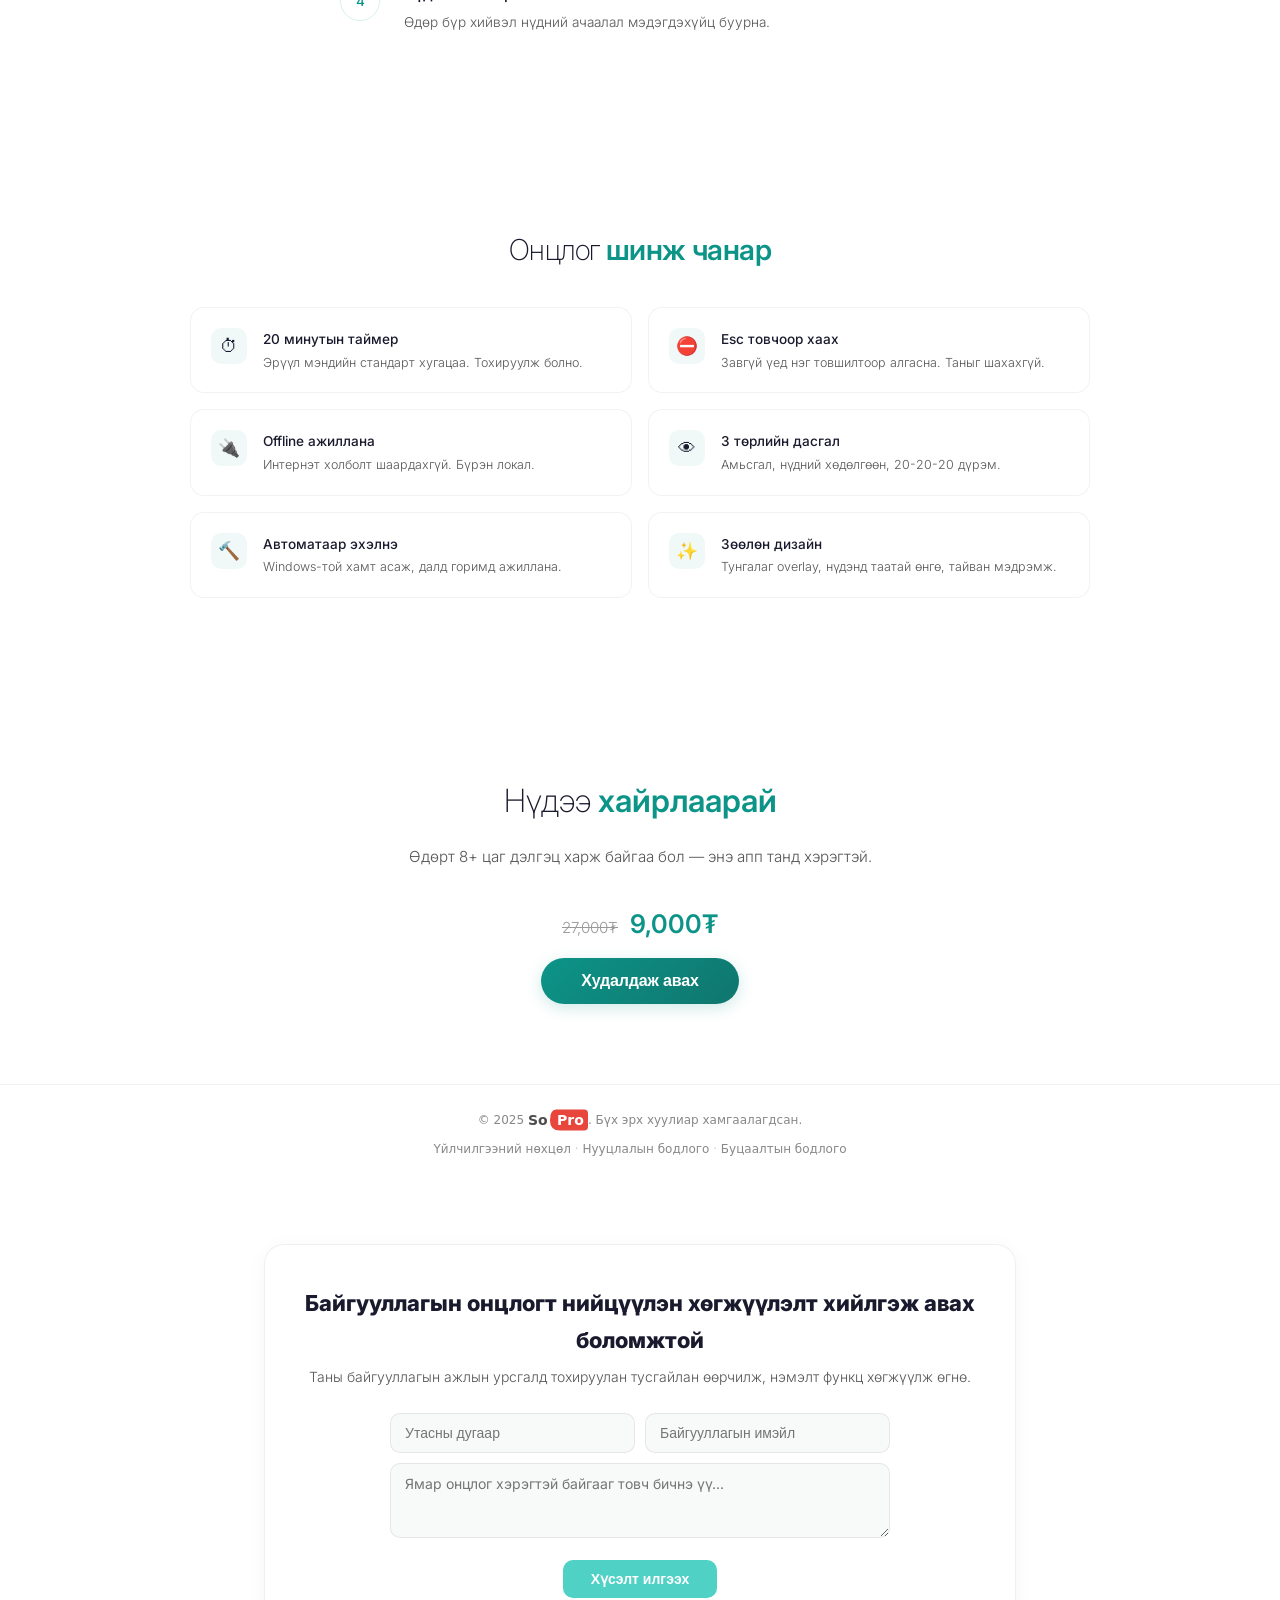
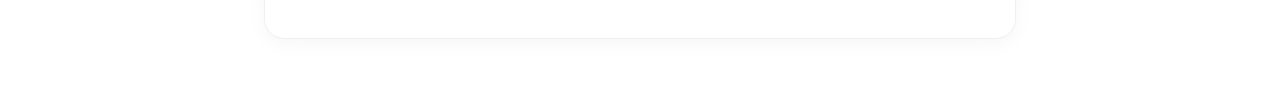
<file: eyecare/index.html>
<!DOCTYPE html>
<html lang="mn">
<head>
<meta charset="UTF-8">
<meta name="viewport" content="width=device-width, initial-scale=1.0">
<title>Нүд Хамгаалагч — Eye Care & Micro-Break Timer</title>
<meta name="description" content="20 минут тутам нүдний дасгал хийж, нүдний ядаргааг 40%-иар бууруулна. Оффис ажилтнуудад зориулсан.">
<link rel="preconnect" href="https://fonts.googleapis.com">
<link href="https://fonts.googleapis.com/css2?family=Inter:wght@300;400;500;600;700&display=swap" rel="stylesheet">
<link rel="stylesheet" href="/shared/brand.css">
<style>
*,*::before,*::after{margin:0;padding:0;box-sizing:border-box}
:root{
  --bg1:#ffffff;--bg2:#f8fafa;
  --glow:#0d9488;--glow2:#0f766e;
  --text:#1a1a2e;--text2:#555;--text3:#999;
  --accent:#0d9488;--accent2:#14b8a6;
}
html{scroll-behavior:smooth}
body{
  font-family:'Inter',system-ui,sans-serif;
  background:#ffffff;
  color:var(--text);min-height:100vh;overflow-x:hidden;
  line-height:1.7;font-weight:300;
}
a{color:var(--accent);text-decoration:none}

/* Floating particles */
.particles{position:fixed;inset:0;pointer-events:none;z-index:0;overflow:hidden}
.particle{
  position:absolute;border-radius:50%;
  background:radial-gradient(circle,rgba(13,148,136,.06),transparent 70%);
  animation:float-up linear infinite;
}
@keyframes float-up{
  0%{transform:translateY(100vh) scale(0);opacity:0}
  10%{opacity:1}
  90%{opacity:1}
  100%{transform:translateY(-100px) scale(1);opacity:0}
}

/* Section base */
section{position:relative;z-index:1;padding:6rem 1.5rem}
.container{max-width:900px;margin:0 auto}

/* Hero */
.hero{min-height:100vh;display:flex;align-items:center;justify-content:center;text-align:center;padding-top:5rem}
.hero-inner{display:flex;flex-direction:column;align-items:center;gap:2rem}

/* Breathing circle */
.breath-wrap{position:relative;width:280px;height:280px;margin:0 auto}
.breath-circle{
  position:absolute;inset:0;border-radius:50%;
  background:radial-gradient(circle at 40% 35%,rgba(13,148,136,.08),transparent 65%);
  border:2px solid rgba(13,148,136,.2);
  animation:breathe 16s ease-in-out infinite;
  box-shadow:0 0 40px rgba(13,148,136,.06);
}
.breath-circle::after{
  content:'';position:absolute;inset:15%;border-radius:50%;
  border:1px solid rgba(13,148,136,.1);
  animation:breathe 16s ease-in-out infinite;
  animation-delay:-.5s;
}
.breath-label{
  position:absolute;inset:0;display:flex;flex-direction:column;
  align-items:center;justify-content:center;
  font-size:.95rem;color:var(--accent);font-weight:400;letter-spacing:.05em;
}
.breath-label .phase{font-size:1.3rem;font-weight:500;margin-bottom:.25rem;transition:opacity .5s}
.breath-label .timer{font-size:2.8rem;font-weight:200;line-height:1}
.breath-label .sub{font-size:.7rem;color:var(--text3);margin-top:.5rem;text-transform:uppercase;letter-spacing:.15em}

@keyframes breathe{
  0%,100%{transform:scale(.7);opacity:.5}
  12.5%{transform:scale(.7);opacity:.5}
  25%{transform:scale(1);opacity:1}
  37.5%{transform:scale(1);opacity:1}
  50%{transform:scale(.7);opacity:.5}
  62.5%{transform:scale(.7);opacity:.5}
  75%{transform:scale(1);opacity:1}
  87.5%{transform:scale(1);opacity:1}
}

.hero h1{font-size:2.6rem;font-weight:200;letter-spacing:-.03em;line-height:1.2}
.hero h1 strong{font-weight:600;color:var(--accent)}
.hero .tagline{font-size:1.1rem;color:var(--text2);max-width:500px;font-weight:300}

/* CTA */
.cta-wrap{display:flex;flex-direction:column;align-items:center;gap:.75rem;margin-top:1rem}
.btn-buy{
  display:inline-flex;align-items:center;gap:.5rem;
  padding:.9rem 2.5rem;border-radius:50px;
  background:linear-gradient(135deg,var(--accent),var(--glow2));
  color:#fff;font-weight:600;font-size:1rem;
  border:none;cursor:pointer;
  box-shadow:0 4px 16px rgba(13,148,136,.2);
  transition:all .4s;letter-spacing:-.01em;
}
.btn-buy:hover{transform:translateY(-2px);box-shadow:0 8px 24px rgba(13,148,136,.25)}
.price-info{display:flex;align-items:baseline;gap:.75rem}
.price-old{font-size:.95rem;color:var(--text3);text-decoration:line-through}
.price-new{font-size:1.6rem;font-weight:600;color:var(--accent)}

/* Scroll hint */
.scroll-hint{
  margin-top:3rem;color:var(--text3);font-size:.75rem;
  display:flex;flex-direction:column;align-items:center;gap:.5rem;
  animation:bob 3s ease-in-out infinite;
}
@keyframes bob{0%,100%{transform:translateY(0)}50%{transform:translateY(8px)}}
.scroll-hint svg{width:20px;height:20px;opacity:.4}

/* Stats */
.stats{
  display:grid;grid-template-columns:repeat(3,1fr);gap:1.5rem;
  padding:3rem 0;border-top:1px solid rgba(0,0,0,.06);
  border-bottom:1px solid rgba(0,0,0,.06);
  margin:3rem 0;text-align:center;
}
.stat-num{font-size:2rem;font-weight:600;color:var(--accent);line-height:1.2}
.stat-desc{font-size:.8rem;color:var(--text2);margin-top:.25rem}

/* Exercises section */
.section-title{
  font-size:1.8rem;font-weight:200;text-align:center;margin-bottom:.5rem;
  letter-spacing:-.02em;
}
.section-title strong{font-weight:600;color:var(--accent)}
.section-sub{text-align:center;color:var(--text2);margin-bottom:3rem;font-size:.95rem}

.exercises{display:grid;grid-template-columns:repeat(3,1fr);gap:1.5rem}
.exercise-card{
  background:#fff;
  border:1px solid rgba(0,0,0,.06);
  border-radius:20px;padding:2rem 1.5rem;text-align:center;
  transition:all .4s;position:relative;overflow:hidden;
}
.exercise-card:hover{
  border-color:rgba(13,148,136,.2);
  box-shadow:0 8px 30px rgba(0,0,0,.06);
  transform:translateY(-4px);
}
.exercise-preview{
  width:100px;height:100px;margin:0 auto 1.5rem;
  border-radius:50%;position:relative;
  display:flex;align-items:center;justify-content:center;
}
.exercise-card h3{font-size:1rem;font-weight:500;margin-bottom:.5rem}
.exercise-card p{font-size:.82rem;color:var(--text2);line-height:1.6}

/* Mini breathing preview */
.preview-breath{
  width:60px;height:60px;border-radius:50%;
  border:2px solid rgba(13,148,136,.25);
  background:radial-gradient(circle,rgba(13,148,136,.08),transparent);
  animation:breathe-mini 8s ease-in-out infinite;
}
@keyframes breathe-mini{
  0%,100%{transform:scale(.6);opacity:.4}
  25%{transform:scale(1);opacity:1}
  50%{transform:scale(.6);opacity:.4}
  75%{transform:scale(1);opacity:1}
}

/* Mini dot tracking preview */
.preview-dot-wrap{width:80px;height:80px;position:relative}
.preview-dot{
  width:12px;height:12px;border-radius:50%;
  background:var(--accent);
  box-shadow:0 0 10px rgba(13,148,136,.3);
  position:absolute;
  animation:dot-track 4s ease-in-out infinite;
}
@keyframes dot-track{
  0%{top:10px;left:10px}
  25%{top:10px;left:58px}
  50%{top:58px;left:58px}
  75%{top:58px;left:10px}
  100%{top:10px;left:10px}
}
.preview-dot-wrap::before{
  content:'';position:absolute;inset:5px;
  border:1px dashed rgba(13,148,136,.15);border-radius:8px;
}

/* Mini 20-20-20 preview */
.preview-202020{
  font-size:1.8rem;font-weight:200;color:var(--accent);opacity:.7;
  display:flex;gap:4px;align-items:baseline;
}
.preview-202020 span{animation:pulse-num 3s ease-in-out infinite}
.preview-202020 span:nth-child(2){animation-delay:.5s}
.preview-202020 span:nth-child(3){animation-delay:1s}
@keyframes pulse-num{0%,100%{opacity:.4}50%{opacity:1}}

/* How it works */
.steps{display:flex;flex-direction:column;gap:2rem;max-width:600px;margin:0 auto}
.step{display:flex;gap:1.5rem;align-items:flex-start}
.step-num{
  flex-shrink:0;width:40px;height:40px;border-radius:50%;
  border:1px solid rgba(13,148,136,.15);
  display:flex;align-items:center;justify-content:center;
  font-size:.85rem;font-weight:500;color:var(--accent);
}
.step h3{font-size:.95rem;font-weight:500;margin-bottom:.25rem}
.step p{font-size:.85rem;color:var(--text2)}

/* Try it section */
.try-section{text-align:center}
.try-box{
  max-width:400px;margin:2rem auto 0;
  background:#fff;
  border:1px solid rgba(0,0,0,.06);
  border-radius:24px;padding:3rem 2rem;box-shadow:0 4px 20px rgba(0,0,0,.04);
}
.try-circle-wrap{width:200px;height:200px;margin:0 auto 1.5rem;position:relative}
.try-circle{
  position:absolute;inset:0;border-radius:50%;
  border:2px solid rgba(13,148,136,.25);
  background:radial-gradient(circle at 40% 35%,rgba(13,148,136,.08),transparent 65%);
  transition:transform 4s ease-in-out,opacity 4s ease-in-out;
}
.try-circle.inhale{transform:scale(1);opacity:1;box-shadow:0 0 30px rgba(13,148,136,.1)}
.try-circle.exhale{transform:scale(.65);opacity:.5;box-shadow:none}
.try-label{
  position:absolute;inset:0;display:flex;flex-direction:column;
  align-items:center;justify-content:center;
}
.try-phase{font-size:1.1rem;font-weight:400;color:var(--accent);margin-bottom:.25rem}
.try-timer{font-size:2.5rem;font-weight:200;color:var(--accent);line-height:1}
.try-btn{
  padding:.7rem 2rem;border-radius:50px;cursor:pointer;
  background:transparent;border:1px solid rgba(13,148,136,.25);
  color:var(--accent);font-family:inherit;font-size:.85rem;
  transition:all .3s;
}
.try-btn:hover{background:rgba(13,148,136,.06);border-color:var(--accent)}
.try-btn.active{background:rgba(13,148,136,.1);border-color:var(--accent)}

/* Features */
.features{display:grid;grid-template-columns:repeat(2,1fr);gap:1rem;margin-top:2rem}
.feature{
  display:flex;gap:1rem;align-items:flex-start;
  padding:1.25rem;border-radius:14px;
  background:#fff;
  border:1px solid rgba(0,0,0,.05);
}
.feature-icon{
  flex-shrink:0;width:36px;height:36px;border-radius:10px;
  background:rgba(13,148,136,.06);
  display:flex;align-items:center;justify-content:center;
  font-size:1.1rem;
}
.feature h4{font-size:.85rem;font-weight:500;margin-bottom:.15rem}
.feature p{font-size:.78rem;color:var(--text2);line-height:1.5}

/* Bottom CTA */
.bottom-cta{text-align:center;padding:5rem 1.5rem}
.bottom-cta h2{font-size:2rem;font-weight:200;margin-bottom:1rem}
.bottom-cta h2 strong{font-weight:600;color:var(--accent)}

/* Responsive */
@media(max-width:768px){
  .hero h1{font-size:1.8rem}
  .stats{grid-template-columns:1fr;gap:1rem}
  .exercises{grid-template-columns:1fr}
  .features{grid-template-columns:1fr}
  .breath-wrap{width:220px;height:220px}
  section{padding:4rem 1.5rem}
}
@media(max-width:480px){
  nav{padding:.75rem 1rem}
  .hero h1{font-size:1.5rem}
  .breath-wrap{width:180px;height:180px}
  .breath-label .timer{font-size:2rem}
  .try-circle-wrap{width:160px;height:160px}
}
</style>
</head>
<body>

<!-- Particles -->
<div class="particles" id="particles"></div>

<div data-sp-header="eyecare" data-sp-app="Нүд хамгаалагч"></div>

<!-- Hero -->
<section class="hero">
  <div class="hero-inner">
    <div class="breath-wrap" id="heroBreath">
      <div class="breath-circle"></div>
      <div class="breath-label">
        <div class="phase" id="heroPhase">Амьсгалаарай</div>
        <div class="timer" id="heroTimer">4</div>
        <div class="sub">box breathing</div>
      </div>
    </div>
    <h1>Таны нүдийг <strong>хамгаална</strong></h1>
    <p class="tagline">20 минут тутам зөөлөн сануулга. 3 төрлийн дасгал. Esc дарж хаах. Компьютерт удаан суудаг хүн бүрд.</p>
    <div class="cta-wrap">
      <div class="price-info">
        <span class="price-old">27,000&#8366;</span>
        <span class="price-new">9,000&#8366;</span>
      </div>
      <button class="btn-buy" onclick="document.getElementById('payModal').style.display='flex'">Худалдаж авах</button>
    </div>
    <div class="scroll-hint">
      <span>Дэлгэрэнгүй</span>
      <svg viewBox="0 0 24 24" fill="none" stroke="currentColor" stroke-width="1.5"><path d="M12 5v14m0 0l-6-6m6 6l6-6"/></svg>
    </div>
  </div>
</section>

<!-- Stats -->
<section>
  <div class="container">
    <div class="stats">
      <div><div class="stat-num">40%</div><div class="stat-desc">Нүдний ядаргааг бууруулна<br>(20-20-20 дүрэм)</div></div>
      <div><div class="stat-num">8+ цаг</div><div class="stat-desc">Дэлгэцний өмнө суудаг<br>оффис ажилтнууд</div></div>
      <div><div class="stat-num">3 дасгал</div><div class="stat-desc">Амьсгал, нүдний хөдөлгөөн,<br>20-20-20 дүрэм</div></div>
    </div>
  </div>
</section>

<!-- 3 Exercises -->
<section>
  <div class="container">
    <h2 class="section-title">3 төрлийн <strong>дасгал</strong></h2>
    <p class="section-sub">20 минут тутам санамсаргүй нэгийг нь харуулна</p>
    <div class="exercises">
      <div class="exercise-card">
        <div class="exercise-preview"><div class="preview-breath"></div></div>
        <h3>Амьсгалын дасгал</h3>
        <p>Box breathing: 4 секунд авах, 4 барих, 4 гаргах, 4 барих. Стрессийг бууруулна.</p>
      </div>
      <div class="exercise-card">
        <div class="exercise-preview"><div class="preview-dot-wrap"><div class="preview-dot"></div></div></div>
        <h3>Нүдний хөдөлгөөн</h3>
        <p>Ногоон цэгийг нүдээрээ дага. Нүдний булчинг сулруулж, фокусыг сэргээнэ.</p>
      </div>
      <div class="exercise-card">
        <div class="exercise-preview"><div class="preview-202020"><span>20</span><span>20</span><span>20</span></div></div>
        <h3>20-20-20 дүрэм</h3>
        <p>20 секундын турш 20 футын зайд хар. Нүдний ядаргааг 40% бууруулдаг.</p>
      </div>
    </div>
  </div>
</section>

<!-- Try it -->
<section class="try-section">
  <div class="container">
    <h2 class="section-title">Одоо <strong>туршаад</strong> үзээрэй</h2>
    <p class="section-sub">Амьсгалын дасгалыг эндээс шууд хийж болно</p>
    <div class="try-box">
      <div class="try-circle-wrap">
        <div class="try-circle exhale" id="tryCircle"></div>
        <div class="try-label">
          <div class="try-phase" id="tryPhase">Бэлэн үү?</div>
          <div class="try-timer" id="tryTimer">--</div>
        </div>
      </div>
      <button class="try-btn" id="tryBtn" onclick="toggleBreathing()">Эхлэх</button>
    </div>
  </div>
</section>

<!-- How it works -->
<section>
  <div class="container">
    <h2 class="section-title">Хэрхэн <strong>ажилладаг</strong></h2>
    <p class="section-sub">Суулгаад мартаарай. Апп бүгдийг өөрөө хийнэ.</p>
    <div class="steps">
      <div class="step">
        <div class="step-num">1</div>
        <div><h3>Суулгах</h3><p>Нэг товшилтоор суулгана. Компьютер асахад автоматаар ажиллана.</p></div>
      </div>
      <div class="step">
        <div class="step-num">2</div>
        <div><h3>Чимээгүй ажиллана</h3><p>Далд горимд ажиллаж, taskbar-д жижиг icon харагдана. Таны ажилд саад болохгүй.</p></div>
      </div>
      <div class="step">
        <div class="step-num">3</div>
        <div><h3>20 минут тутам сануулга</h3><p>Тунгалаг дэлгэц гарч, нүдний дасгал харуулна. Esc дарж хааж болно.</p></div>
      </div>
      <div class="step">
        <div class="step-num">4</div>
        <div><h3>Нүд чинь баярлана</h3><p>Өдөр бүр хийвэл нүдний ачаалал мэдэгдэхүйц буурна.</p></div>
      </div>
    </div>
  </div>
</section>

<!-- Features -->
<section>
  <div class="container">
    <h2 class="section-title">Онцлог <strong>шинж чанар</strong></h2>
    <div class="features">
      <div class="feature">
        <div class="feature-icon">&#9201;</div>
        <div><h4>20 минутын таймер</h4><p>Эрүүл мэндийн стандарт хугацаа. Тохируулж болно.</p></div>
      </div>
      <div class="feature">
        <div class="feature-icon">&#9940;</div>
        <div><h4>Esc товчоор хаах</h4><p>Завгүй үед нэг товшилтоор алгасна. Таныг шахахгүй.</p></div>
      </div>
      <div class="feature">
        <div class="feature-icon">&#128268;</div>
        <div><h4>Offline ажиллана</h4><p>Интернэт холболт шаардахгүй. Бүрэн локал.</p></div>
      </div>
      <div class="feature">
        <div class="feature-icon">&#128065;</div>
        <div><h4>3 төрлийн дасгал</h4><p>Амьсгал, нүдний хөдөлгөөн, 20-20-20 дүрэм.</p></div>
      </div>
      <div class="feature">
        <div class="feature-icon">&#128296;</div>
        <div><h4>Автоматаар эхэлнэ</h4><p>Windows-той хамт асаж, далд горимд ажиллана.</p></div>
      </div>
      <div class="feature">
        <div class="feature-icon">&#10024;</div>
        <div><h4>Зөөлөн дизайн</h4><p>Тунгалаг overlay, нүдэнд таатай өнгө, тайван мэдрэмж.</p></div>
      </div>
    </div>
  </div>
</section>

<!-- Bottom CTA -->
<section class="bottom-cta">
  <h2>Нүдээ <strong>хайрлаарай</strong></h2>
  <p style="color:#555;margin-bottom:2rem;font-size:.95rem">Өдөрт 8+ цаг дэлгэц харж байгаа бол — энэ апп танд хэрэгтэй.</p>
  <div class="cta-wrap">
    <div class="price-info">
      <span class="price-old">27,000&#8366;</span>
      <span class="price-new">9,000&#8366;</span>
    </div>
    <button class="btn-buy" onclick="document.getElementById('payModal').style.display='flex'">Худалдаж авах</button>
  </div>
</section>

<footer data-sp-footer></footer>

<script src="/shared/brand.js"></script>
<script>
// Particles
(function(){
  const c=document.getElementById('particles');
  for(let i=0;i<20;i++){
    const p=document.createElement('div');
    p.className='particle';
    const s=Math.random()*80+20;
    p.style.cssText=`width:${s}px;height:${s}px;left:${Math.random()*100}%;animation-duration:${Math.random()*20+15}s;animation-delay:${Math.random()*20}s;`;
    c.appendChild(p);
  }
})();

// Hero breathing label
(function(){
  const phases=['Амьсгал ав','Бари','Амьсгал гарга','Бари'];
  let idx=0,sec=4;
  const ph=document.getElementById('heroPhase'),tm=document.getElementById('heroTimer');
  setInterval(()=>{
    sec--;
    if(sec<0){idx=(idx+1)%4;sec=3;}
    tm.textContent=sec+1;
    ph.textContent=phases[idx];
  },1000);
})();

// Interactive breathing exercise
let breathActive=false,breathInterval=null;
function toggleBreathing(){
  const btn=document.getElementById('tryBtn');
  if(breathActive){
    breathActive=false;
    clearInterval(breathInterval);
    btn.textContent='Эхлэх';
    btn.classList.remove('active');
    document.getElementById('tryPhase').textContent='Бэлэн үү?';
    document.getElementById('tryTimer').textContent='--';
    document.getElementById('tryCircle').className='try-circle exhale';
    return;
  }
  breathActive=true;
  btn.textContent='Зогсоох';
  btn.classList.add('active');
  const phases=['Амьсгал ав','Бари','Амьсгал гарга','Бари'];
  const circles=['inhale','inhale','exhale','exhale'];
  let idx=0,sec=4;
  const ph=document.getElementById('tryPhase'),tm=document.getElementById('tryTimer'),ci=document.getElementById('tryCircle');
  function tick(){
    tm.textContent=sec;
    ph.textContent=phases[idx];
    ci.className='try-circle '+circles[idx];
    sec--;
    if(sec<0){idx=(idx+1)%4;sec=4;}
  }
  tick();
  breathInterval=setInterval(()=>{if(breathActive)tick();},1000);
}
</script>

<!-- Байгууллагын хүсэлт -->
<section style="max-width:800px;margin:60px auto;padding:0 24px">
  <div style="background:#fff;border:1px solid rgba(0,0,0,0.06);border-radius:20px;padding:40px;text-align:center;box-shadow:0 4px 20px rgba(0,0,0,.04)">
    <h2 style="font-size:22px;font-weight:800;color:#1a1a2e;margin-bottom:6px">Байгууллагын онцлогт нийцүүлэн хөгжүүлэлт хийлгэж авах боломжтой</h2>
    <p style="color:#555;font-size:14px;margin-bottom:24px">Таны байгууллагын ажлын урсгалд тохируулан тусгайлан өөрчилж, нэмэлт функц хөгжүүлж өгнө.</p>
    <form id="entForm" onsubmit="return submitEntForm(event)" style="max-width:500px;margin:0 auto">
      <div style="display:flex;gap:10px;margin-bottom:10px">
        <input type="tel" id="entPhone" placeholder="Утасны дугаар" required style="flex:1;background:#f8fafa;border:1px solid rgba(0,0,0,0.08);border-radius:10px;padding:11px 14px;color:#1a1a2e;font-size:14px;outline:none">
        <input type="email" id="entEmail" placeholder="Байгууллагын имэйл" required style="flex:1;background:#f8fafa;border:1px solid rgba(0,0,0,0.08);border-radius:10px;padding:11px 14px;color:#1a1a2e;font-size:14px;outline:none">
      </div>
      <textarea id="entMsg" placeholder="Ямар онцлог хэрэгтэй байгааг товч бичнэ үү..." rows="3" style="width:100%;background:#f8fafa;border:1px solid rgba(0,0,0,0.08);border-radius:10px;padding:11px 14px;color:#1a1a2e;font-size:14px;outline:none;resize:vertical;margin-bottom:14px;font-family:inherit;box-sizing:border-box"></textarea>
      <button type="submit" id="entBtn" style="padding:11px 28px;background:#4fd1c5;color:#fff;font-size:14px;font-weight:700;border:none;border-radius:10px;cursor:pointer">Хүсэлт илгээх</button>
      <p id="entSuccess" style="display:none;color:#16a34a;font-size:13px;font-weight:600;margin-top:12px">✓ Хүсэлт амжилттай илгээгдлээ. Бид тантай удахгүй холбогдоно.</p>
    </form>
  </div>
</section>
<iframe name="entFrame" style="display:none"></iframe>
<script>
function submitEntForm(e){
  e.preventDefault();
  var phone=document.getElementById('entPhone').value;
  var email=document.getElementById('entEmail').value;
  var msg=document.getElementById('entMsg').value;
  var btn=document.getElementById('entBtn');
  btn.disabled=true;btn.textContent='Илгээж байна...';
  var form=document.createElement('form');
  form.method='POST';form.target='entFrame';
  form.action='https://docs.google.com/forms/d/e/1FAIpQLSepAqBKUGAJY4IYrHt7eJaH1wznpjiNwMlxp7uQG0k7BX5PIA/formResponse';
  [{n:'entry.413665365',v:phone},{n:'entry.1131290276',v:email},{n:'entry.1867735489',v:msg}].forEach(function(f){
    var inp=document.createElement('input');inp.type='hidden';inp.name=f.n;inp.value=f.v;form.appendChild(inp);
  });
  document.body.appendChild(form);form.submit();document.body.removeChild(form);
  setTimeout(function(){
    btn.textContent='Илгээгдсэн ✓';
    document.getElementById('entSuccess').style.display='block';
    document.getElementById('entForm').reset();
  },1500);
  return false;
}
</script>

<!-- Payment Modal -->
<style>
.pay-overlay{display:none;position:fixed;inset:0;z-index:9999;background:rgba(0,0,0,.45);align-items:center;justify-content:center;backdrop-filter:blur(6px);animation:payIn .25s}
@keyframes payIn{from{opacity:0}to{opacity:1}}
.pay-card{background:#fff;border-radius:20px;max-width:400px;width:92%;position:relative;box-shadow:0 24px 80px rgba(0,0,0,.18);overflow:hidden;animation:payUp .3s}
@keyframes payUp{from{opacity:0;transform:translateY(20px)}to{opacity:1;transform:translateY(0)}}
.pay-close{position:absolute;top:14px;right:14px;background:rgba(0,0,0,.05);border:none;width:32px;height:32px;border-radius:50%;font-size:16px;cursor:pointer;color:#666;display:flex;align-items:center;justify-content:center}
.pay-close:hover{background:rgba(0,0,0,.1)}
.pay-header{background:linear-gradient(135deg,#0f172a,#1e293b);padding:28px;color:#fff}
.pay-header h3{font-size:17px;font-weight:700;margin-bottom:3px}
.pay-header p{font-size:12px;color:rgba(255,255,255,.5)}
.pay-amount{font-size:32px;font-weight:800;margin-top:12px;letter-spacing:-1px}
.pay-amount s{font-size:18px;opacity:.35;font-weight:400;margin-right:6px}
.pay-body{padding:24px 28px 28px}
.pay-info{display:grid;grid-template-columns:1fr 1fr;gap:10px;margin-bottom:18px}
.pay-info-item{background:#f8fafc;border-radius:10px;padding:12px 14px}
.pay-label{font-size:10px;color:#94a3b8;text-transform:uppercase;letter-spacing:.5px;margin-bottom:2px}
.pay-value{font-size:13px;font-weight:700;color:#1e293b}
.pay-code-box{background:linear-gradient(135deg,#f0fdfa,#ccfbf1);border:1.5px solid #99f6e4;border-radius:12px;padding:14px;text-align:center;margin-bottom:18px}
.pay-code-box .pay-label{color:#0d9488;letter-spacing:1px}
.pay-code-val{font-size:22px;font-weight:800;color:#0f766e;letter-spacing:2px}
.pay-code-hint{font-size:10px;color:#6b7280;margin-top:4px}
.pay-field{margin-bottom:14px}
.pay-field label{font-size:11px;color:#64748b;font-weight:600;display:block;margin-bottom:5px}
.pay-field input{width:100%;padding:11px 14px;border:1.5px solid #e2e8f0;border-radius:10px;font-size:14px;outline:none;background:#f8fafc;box-sizing:border-box}
.pay-field input:focus{border-color:#4fd1c5;background:#fff}
.pay-submit{width:100%;padding:14px;background:linear-gradient(135deg,#0d9488,#0f766e);color:#fff;border:none;border-radius:12px;font-size:15px;font-weight:700;cursor:pointer;margin-top:4px}
.pay-submit:hover{transform:translateY(-1px);box-shadow:0 6px 20px rgba(79,209,197,.3)}
.pay-submit:disabled{opacity:.6;transform:none}
.pay-success{display:none;text-align:center;padding:32px 28px}
.pay-success-icon{width:64px;height:64px;background:linear-gradient(135deg,#ccfbf1,#99f6e4);border-radius:50%;display:flex;align-items:center;justify-content:center;margin:0 auto 16px;font-size:28px}
.pay-success h3{font-size:18px;font-weight:700;color:#1e293b;margin-bottom:6px}
.pay-success p{font-size:13px;color:#64748b;line-height:1.6}
</style>
<div id="payModal" class="pay-overlay" onclick="if(event.target===this)this.style.display='none'">
<div class="pay-card">
<button class="pay-close" onclick="document.getElementById('payModal').style.display='none'">&#10005;</button>
<div id="payForm">
<div class="pay-header">
<h3>Нүд хамгаалагч (EyeCare)</h3>
<p>Насан туршийн лиценз</p>
<div class="pay-amount"><s>27,000&#8366;</s> 9,000&#8366;</div>
</div>
<div class="pay-body">
<div class="pay-info">
<div class="pay-info-item"><div class="pay-label">Банк</div><div class="pay-value">Хаанбанк</div></div>
<div class="pay-info-item"><div class="pay-label">Данс</div><div class="pay-value">5400780646</div></div>
<div class="pay-info-item"><div class="pay-label">Нэр</div><div class="pay-value">Д.Баттулга</div></div>
<div class="pay-info-item"><div class="pay-label">Дүн</div><div class="pay-value" style="color:#e8453c">9,000&#8366;</div></div>
</div>
<div class="pay-code-box">
<div class="pay-label">Гүйлгээний утга</div>
<div class="pay-code-val" id="payCode"></div>
<div class="pay-code-hint">Энэ кодыг гүйлгээний утгад заавал бичнэ үү</div>
</div>
<div class="pay-field"><label>Имэйл хаяг</label><input type="email" id="payEmail" placeholder="example@gmail.com"></div>
<div class="pay-field"><label>Утасны дугаар</label><input type="tel" id="payPhone" placeholder="99112233"></div>
<button class="pay-submit" id="paySubmit" onclick="submitPayment()">Шилжүүлсэн &#10003;</button>
</div>
</div>
<div class="pay-success" id="paySuccess">
<div class="pay-success-icon">&#10003;</div>
<h3>Амжилттай бүртгэгдлээ!</h3>
<p>Таны захиалгыг хүлээн авлаа.<br>24 цагийн дотор имэйл рүү лицензийн түлхүүр илгээгдэнэ.</p>
</div>
</div>
</div>
<iframe name="payFrame" style="display:none"></iframe>
<script>
(function(){
var chars='ABCDEFGHJKLMNPQRSTUVWXYZ23456789',code='EYE-';
for(var i=0;i<6;i++)code+=chars[Math.floor(Math.random()*chars.length)];
document.getElementById('payCode').textContent=code;
window.submitPayment=function(){
var email=document.getElementById('payEmail').value.trim();
var phone=document.getElementById('payPhone').value.trim();
if(!email||!phone){alert('Имэйл болон утасны дугаараа оруулна уу');return;}
var btn=document.getElementById('paySubmit');
btn.disabled=true;btn.textContent='Илгээж байна...';
var form=document.createElement('form');
form.method='POST';form.target='payFrame';
form.action='https://docs.google.com/forms/d/e/1FAIpQLScBeTfkDj0vzYjT6fkwC8oCjAFXDdmtghfasIE7eLO4GdhfUw/formResponse';
var f1=document.createElement('input');f1.name='entry.413665365';f1.value=phone;form.appendChild(f1);
var f2=document.createElement('input');f2.name='entry.1131290276';f2.value=email+' | '+code;form.appendChild(f2);
document.body.appendChild(form);form.submit();document.body.removeChild(form);
setTimeout(function(){document.getElementById('payForm').style.display='none';document.getElementById('paySuccess').style.display='block';},800);
};
})();
</script>

</body>
</html>
</file>
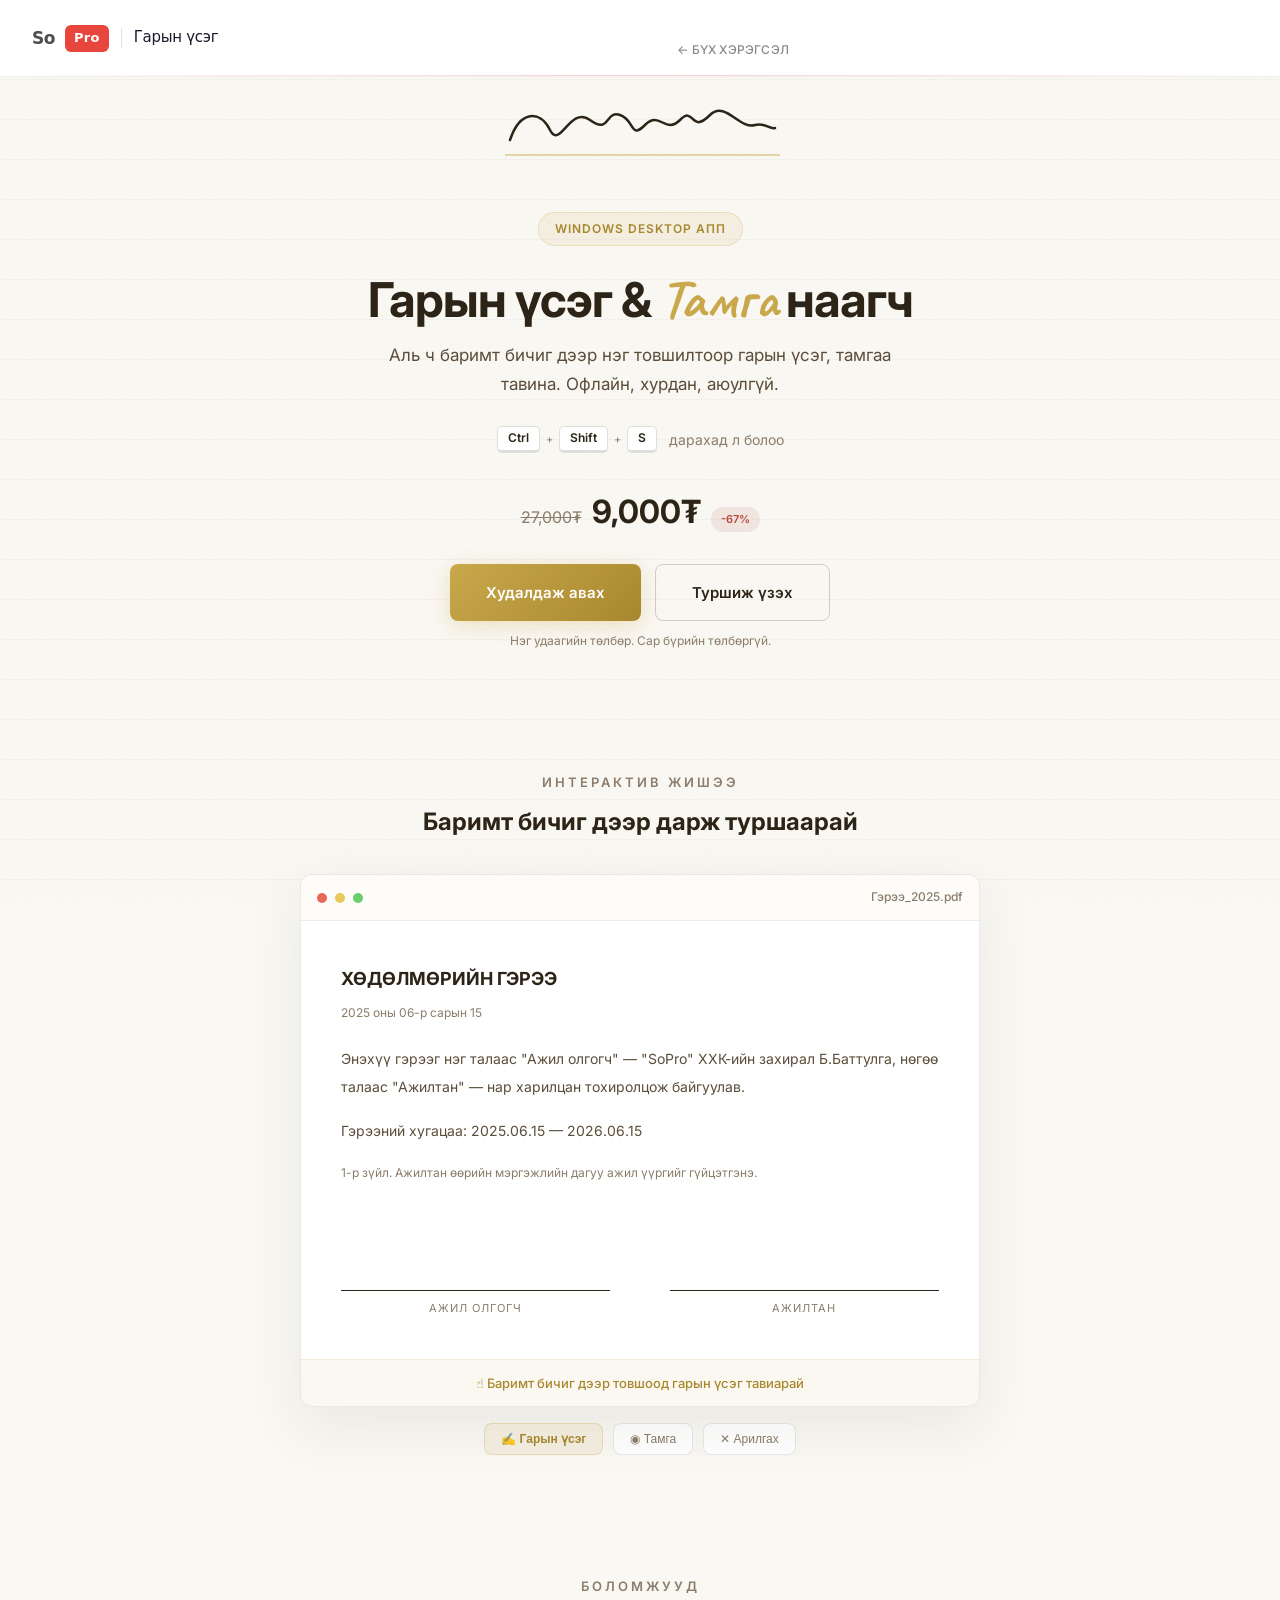
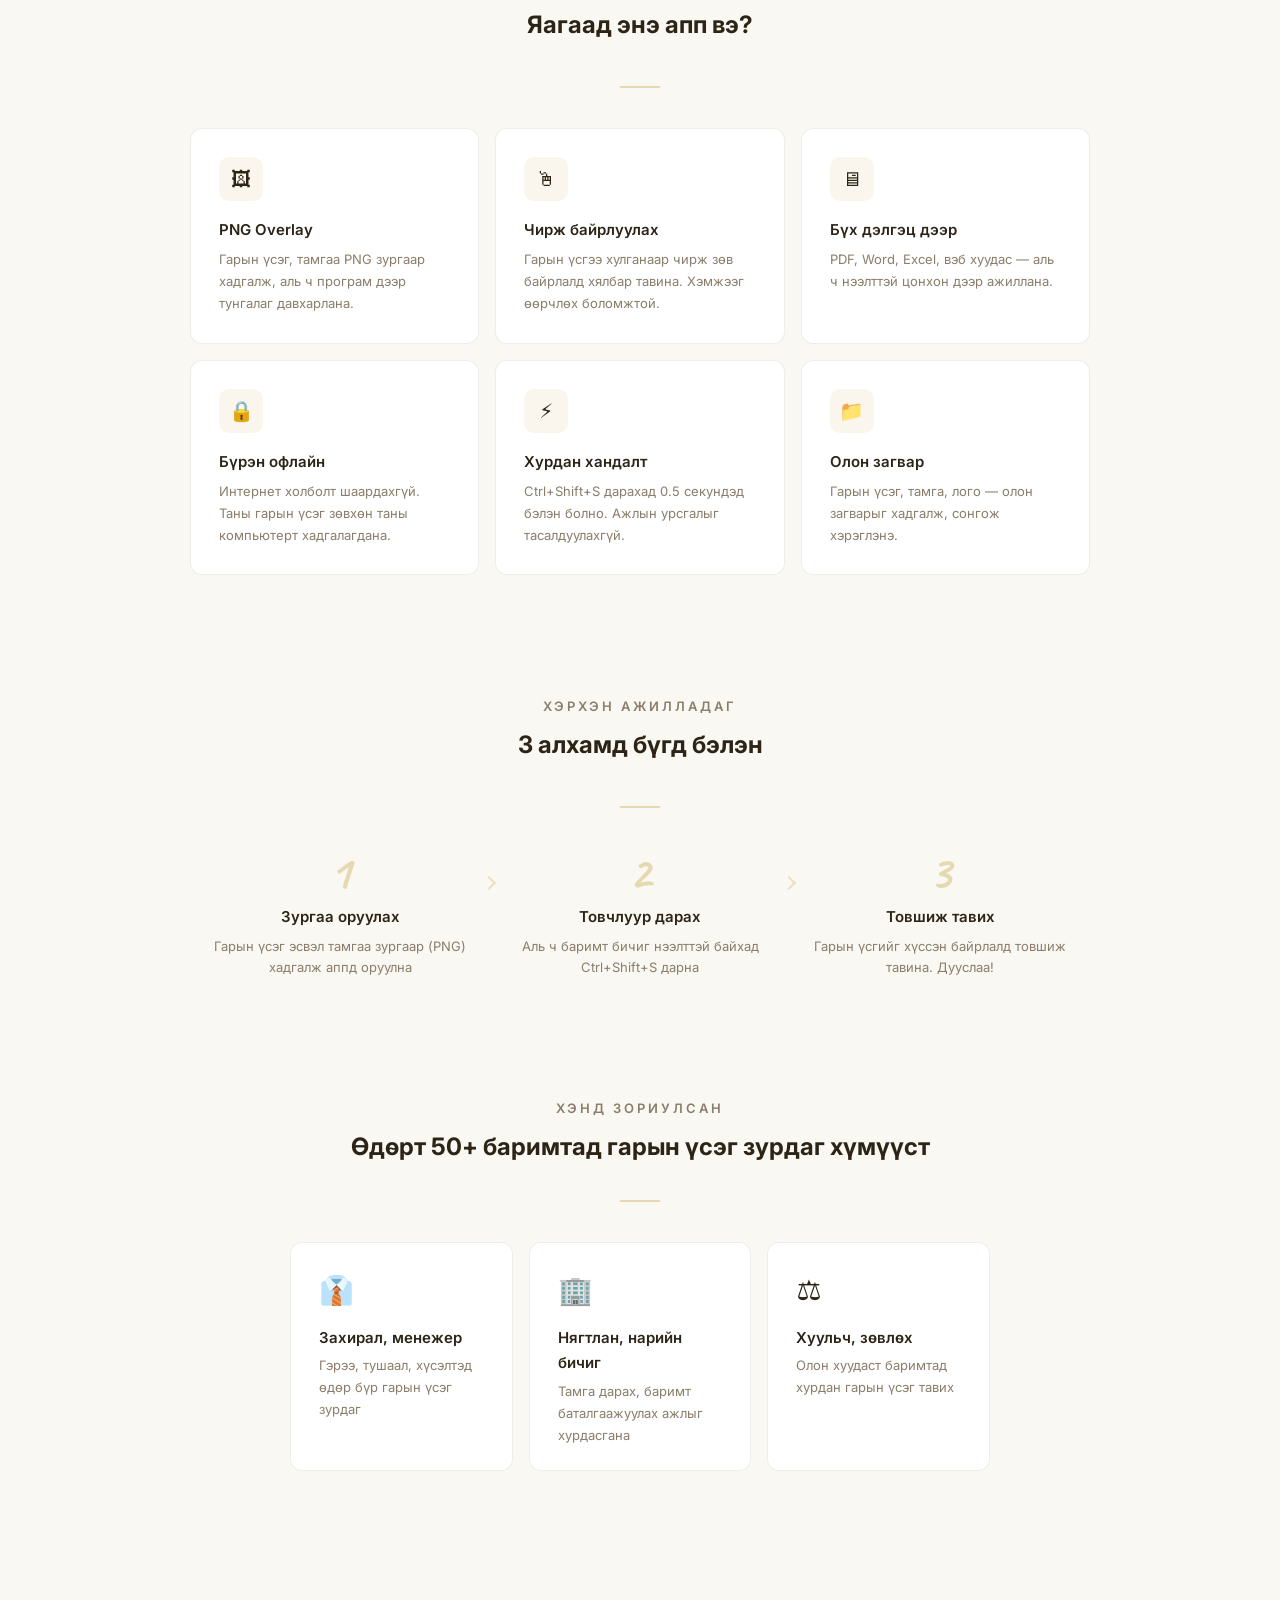
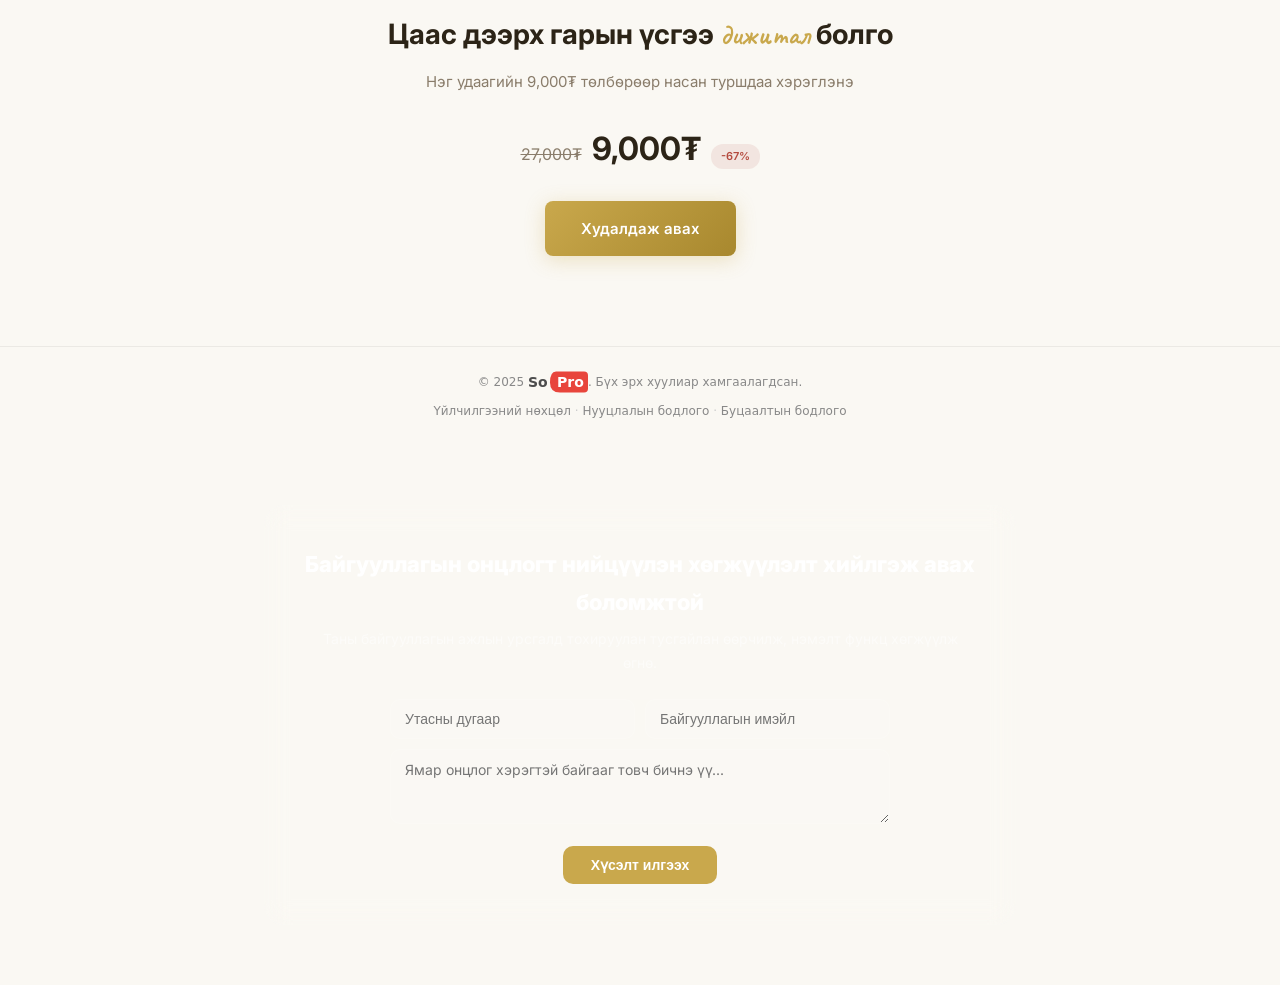
<file: sign/index.html>
<!DOCTYPE html>
<html lang="mn">
<head>
    <meta charset="UTF-8">
    <meta name="viewport" content="width=device-width, initial-scale=1.0">
    <title>Гарын үсэг & Тамга наагч — Instant Signature & Stamp Overlay</title>
    <meta name="description" content="Ctrl+Shift+S дарж гарын үсэг, тамгаа аль ч баримт бичиг дээр шууд тавина. Офлайн, хурдан, найдвартай.">
    <link rel="preconnect" href="https://fonts.googleapis.com">
    <link rel="preconnect" href="https://fonts.gstatic.com" crossorigin>
    <link href="https://fonts.googleapis.com/css2?family=Caveat:wght@400;600;700&family=Inter:wght@400;500;600;700&display=swap" rel="stylesheet">
    <link rel="stylesheet" href="/shared/brand.css">
    <style>
        :root {
            --cream: #faf8f3;
            --cream-dark: #f0ece3;
            --ink: #2c2417;
            --ink-light: #5a4d3a;
            --ink-muted: #8a7d6b;
            --gold: #c9a84c;
            --gold-light: #dcc06e;
            --gold-dark: #a8882e;
            --red: #b44a3e;
            --paper-line: rgba(44,36,23,0.06);
        }

        * { margin: 0; padding: 0; box-sizing: border-box; }

        body {
            font-family: 'Inter', 'Segoe UI', system-ui, sans-serif;
            background: var(--cream);
            color: var(--ink);
            line-height: 1.7;
            overflow-x: hidden;
        }

        /* Paper texture overlay */
        body::before {
            content: '';
            position: fixed;
            inset: 0;
            background:
                url("data:image/svg+xml,%3Csvg width='60' height='60' xmlns='http://www.w3.org/2000/svg'%3E%3Cfilter id='n'%3E%3CfeTurbulence baseFrequency='0.65' numOctaves='3' stitchTiles='stitch'/%3E%3C/filter%3E%3Crect width='100%25' height='100%25' filter='url(%23n)' opacity='0.03'/%3E%3C/svg%3E");
            pointer-events: none;
            z-index: 0;
        }

        /* Horizontal ruled lines like paper */
        body::after {
            content: '';
            position: fixed;
            inset: 0;
            background: repeating-linear-gradient(
                to bottom,
                transparent,
                transparent 39px,
                var(--paper-line) 39px,
                var(--paper-line) 40px
            );
            pointer-events: none;
            z-index: 0;
            opacity: 0.5;
        }

        .page-content { position: relative; z-index: 1; }

        /* Nav */
        nav {
            display: flex;
            align-items: center;
            justify-content: space-between;
            max-width: 1000px;
            margin: 0 auto;
            padding: 24px 24px 0;
        }
        nav a {
            color: var(--ink-muted);
            text-decoration: none;
            font-size: 13px;
            font-weight: 500;
            transition: color .2s;
        }
        nav a:hover { color: var(--ink); }
        .nav-brand {
            font-family: 'Caveat', cursive;
            font-size: 22px;
            font-weight: 700;
            color: var(--ink) !important;
            letter-spacing: -0.5px;
        }

        .container { max-width: 900px; margin: 0 auto; padding: 0 24px; }

        /* ========== HERO ========== */
        .hero {
            text-align: center;
            padding: 80px 24px 60px;
            position: relative;
        }

        .pen-canvas {
            width: 320px;
            height: 100px;
            margin: 0 auto 32px;
        }

        .pen-canvas svg { width: 100%; height: 100%; overflow: visible; }

        .sig-path {
            fill: none;
            stroke: var(--ink);
            stroke-width: 2.5;
            stroke-linecap: round;
            stroke-linejoin: round;
            stroke-dasharray: 600;
            stroke-dashoffset: 600;
            animation: drawSig 3s ease forwards 0.5s;
        }

        .pen-tip {
            opacity: 0;
            animation: showPen 0.1s ease forwards 0.4s;
        }

        .pen-move {
            animation: movePen 3s ease forwards 0.5s;
        }

        @keyframes drawSig {
            to { stroke-dashoffset: 0; }
        }
        @keyframes showPen {
            to { opacity: 1; }
        }
        @keyframes movePen {
            0% { transform: translate(30px, 55px) rotate(-45deg); }
            25% { transform: translate(100px, 35px) rotate(-40deg); }
            50% { transform: translate(170px, 55px) rotate(-50deg); }
            75% { transform: translate(230px, 30px) rotate(-42deg); }
            100% { transform: translate(290px, 50px) rotate(-45deg); opacity: 0; }
        }

        /* Underline after signature */
        .sig-underline {
            fill: none;
            stroke: var(--gold);
            stroke-width: 1.5;
            stroke-dasharray: 300;
            stroke-dashoffset: 300;
            animation: drawSig 1s ease forwards 3.5s;
            opacity: 0.6;
        }

        .hero-badge {
            display: inline-flex;
            align-items: center;
            gap: 6px;
            background: rgba(201,168,76,0.1);
            border: 1px solid rgba(201,168,76,0.25);
            border-radius: 20px;
            padding: 6px 16px;
            font-size: 12px;
            font-weight: 600;
            color: var(--gold-dark);
            margin-bottom: 20px;
            letter-spacing: 1px;
            text-transform: uppercase;
        }

        .hero h1 {
            font-family: 'Inter', sans-serif;
            font-size: clamp(2rem, 5vw, 3rem);
            font-weight: 700;
            line-height: 1.2;
            letter-spacing: -1px;
            margin-bottom: 8px;
        }

        .hero h1 .accent {
            font-family: 'Caveat', cursive;
            color: var(--gold);
            font-size: 1.15em;
            letter-spacing: 0;
        }

        .hero .subtitle {
            font-size: 17px;
            color: var(--ink-light);
            max-width: 520px;
            margin: 0 auto 12px;
        }

        .hotkey-display {
            display: inline-flex;
            align-items: center;
            gap: 4px;
            margin: 16px auto 32px;
            font-size: 14px;
            color: var(--ink-muted);
        }
        .key {
            display: inline-block;
            background: #fff;
            border: 1px solid rgba(44,36,23,0.15);
            border-bottom: 3px solid rgba(44,36,23,0.15);
            border-radius: 5px;
            padding: 3px 10px;
            font-size: 12px;
            font-weight: 600;
            font-family: 'Inter', monospace;
            color: var(--ink);
            line-height: 1.4;
        }
        .key-plus {
            font-size: 11px;
            color: var(--ink-muted);
            margin: 0 2px;
        }

        /* CTA Buttons */
        .cta-row {
            display: flex;
            gap: 14px;
            justify-content: center;
            flex-wrap: wrap;
            margin-bottom: 10px;
        }

        .btn {
            display: inline-flex;
            align-items: center;
            gap: 8px;
            padding: 15px 36px;
            border-radius: 8px;
            font-size: 15px;
            font-weight: 600;
            border: none;
            cursor: pointer;
            transition: all .25s;
            text-decoration: none;
        }

        .btn-gold {
            background: linear-gradient(135deg, var(--gold), var(--gold-dark));
            color: #fff;
            box-shadow: 0 4px 20px rgba(201,168,76,0.3);
        }
        .btn-gold:hover {
            transform: translateY(-2px);
            box-shadow: 0 8px 30px rgba(201,168,76,0.4);
        }

        .btn-outline {
            background: transparent;
            color: var(--ink);
            border: 1.5px solid rgba(44,36,23,0.2);
        }
        .btn-outline:hover {
            border-color: var(--gold);
            color: var(--gold-dark);
        }

        .price-row {
            display: flex;
            align-items: baseline;
            justify-content: center;
            gap: 10px;
            margin-bottom: 24px;
        }
        .price-old {
            font-size: 16px;
            color: var(--ink-muted);
            text-decoration: line-through;
        }
        .price-new {
            font-size: 32px;
            font-weight: 700;
            color: var(--ink);
        }
        .price-label {
            font-size: 12px;
            color: var(--ink-muted);
        }
        .price-save {
            display: inline-block;
            background: rgba(180,74,62,0.1);
            color: var(--red);
            font-size: 11px;
            font-weight: 600;
            padding: 3px 10px;
            border-radius: 12px;
        }

        /* ========== INTERACTIVE DEMO ========== */
        .demo-section {
            padding: 60px 0;
        }
        .demo-section h2 {
            text-align: center;
            font-size: 13px;
            font-weight: 600;
            letter-spacing: 3px;
            text-transform: uppercase;
            color: var(--ink-muted);
            margin-bottom: 8px;
        }
        .demo-section .section-title {
            text-align: center;
            font-size: 24px;
            font-weight: 700;
            margin-bottom: 32px;
        }

        .demo-container {
            max-width: 680px;
            margin: 0 auto;
            background: #fff;
            border-radius: 12px;
            border: 1px solid rgba(44,36,23,0.1);
            box-shadow: 0 20px 60px rgba(44,36,23,0.08);
            overflow: hidden;
            position: relative;
        }

        .demo-toolbar {
            display: flex;
            align-items: center;
            gap: 8px;
            padding: 12px 16px;
            background: #fdfcf9;
            border-bottom: 1px solid rgba(44,36,23,0.08);
            font-size: 12px;
            color: var(--ink-muted);
        }
        .demo-dot {
            width: 10px; height: 10px;
            border-radius: 50%;
            background: rgba(44,36,23,0.1);
        }
        .demo-dot:nth-child(1) { background: #e8695a; }
        .demo-dot:nth-child(2) { background: #e8c95a; }
        .demo-dot:nth-child(3) { background: #6ace6a; }
        .demo-filename {
            margin-left: auto;
            font-weight: 500;
        }

        .demo-page {
            position: relative;
            padding: 40px;
            min-height: 400px;
            cursor: crosshair;
            user-select: none;
            font-size: 14px;
            color: var(--ink-light);
            line-height: 2;
        }

        .demo-page p {
            margin-bottom: 16px;
        }
        .demo-page .doc-title {
            font-size: 18px;
            font-weight: 700;
            color: var(--ink);
            margin-bottom: 4px;
        }
        .demo-page .doc-date {
            font-size: 12px;
            color: var(--ink-muted);
            margin-bottom: 20px;
        }
        .demo-sig-line {
            display: flex;
            justify-content: space-between;
            margin-top: 40px;
            padding-top: 16px;
        }
        .demo-sig-box {
            text-align: center;
            width: 45%;
        }
        .demo-sig-box .line {
            border-bottom: 1.5px solid var(--ink);
            margin-bottom: 6px;
            height: 50px;
        }
        .demo-sig-box .label {
            font-size: 11px;
            color: var(--ink-muted);
            text-transform: uppercase;
            letter-spacing: 1px;
        }

        .demo-hint {
            text-align: center;
            padding: 12px;
            background: rgba(201,168,76,0.08);
            border-top: 1px solid rgba(201,168,76,0.15);
            font-size: 13px;
            color: var(--gold-dark);
            font-weight: 500;
        }

        /* Placed stamps/signatures in demo */
        .placed-stamp {
            position: absolute;
            pointer-events: none;
            animation: stampDrop 0.3s cubic-bezier(0.34, 1.56, 0.64, 1) forwards;
        }

        @keyframes stampDrop {
            0% { transform: scale(1.5); opacity: 0; }
            100% { transform: scale(1); opacity: 1; }
        }

        /* Floating stamp preview */
        .stamp-cursor {
            position: fixed;
            pointer-events: none;
            z-index: 1000;
            opacity: 0.7;
            display: none;
        }

        /* ========== FEATURES ========== */
        .features-section {
            padding: 60px 0;
        }
        .features-section h2 {
            text-align: center;
            font-size: 13px;
            font-weight: 600;
            letter-spacing: 3px;
            text-transform: uppercase;
            color: var(--ink-muted);
            margin-bottom: 8px;
        }
        .features-section .section-title {
            text-align: center;
            font-size: 24px;
            font-weight: 700;
            margin-bottom: 40px;
        }

        .features-grid {
            display: grid;
            grid-template-columns: repeat(auto-fit, minmax(240px, 1fr));
            gap: 16px;
            max-width: 900px;
            margin: 0 auto;
        }

        .feature-card {
            background: #fff;
            border: 1px solid rgba(44,36,23,0.08);
            border-radius: 12px;
            padding: 28px;
            transition: all .3s;
        }
        .feature-card:hover {
            border-color: var(--gold);
            box-shadow: 0 8px 30px rgba(201,168,76,0.1);
        }
        .feature-icon {
            width: 44px;
            height: 44px;
            background: rgba(201,168,76,0.1);
            border-radius: 10px;
            display: flex;
            align-items: center;
            justify-content: center;
            margin-bottom: 16px;
            font-size: 20px;
        }
        .feature-card h3 {
            font-size: 15px;
            font-weight: 600;
            margin-bottom: 6px;
        }
        .feature-card p {
            font-size: 13px;
            color: var(--ink-muted);
            line-height: 1.7;
        }

        /* ========== HOW IT WORKS ========== */
        .steps-section {
            padding: 60px 0;
        }
        .steps-section h2 {
            text-align: center;
            font-size: 13px;
            font-weight: 600;
            letter-spacing: 3px;
            text-transform: uppercase;
            color: var(--ink-muted);
            margin-bottom: 8px;
        }
        .steps-section .section-title {
            text-align: center;
            font-size: 24px;
            font-weight: 700;
            margin-bottom: 40px;
        }

        .steps-list {
            display: flex;
            gap: 20px;
            max-width: 900px;
            margin: 0 auto;
            flex-wrap: wrap;
            justify-content: center;
        }

        .step-item {
            flex: 1;
            min-width: 200px;
            max-width: 280px;
            text-align: center;
            position: relative;
        }
        .step-num {
            font-family: 'Caveat', cursive;
            font-size: 48px;
            font-weight: 700;
            color: var(--gold);
            opacity: 0.4;
            line-height: 1;
            margin-bottom: 8px;
        }
        .step-item h3 {
            font-size: 15px;
            font-weight: 600;
            margin-bottom: 6px;
        }
        .step-item p {
            font-size: 13px;
            color: var(--ink-muted);
            line-height: 1.6;
        }

        /* Arrow between steps */
        .step-item:not(:last-child)::after {
            content: '';
            position: absolute;
            right: -14px;
            top: 30px;
            width: 8px;
            height: 8px;
            border-right: 2px solid var(--gold);
            border-bottom: 2px solid var(--gold);
            transform: rotate(-45deg);
            opacity: 0.3;
        }

        /* ========== TARGET ========== */
        .target-section {
            padding: 60px 0;
            text-align: center;
        }
        .target-section h2 {
            font-size: 13px;
            font-weight: 600;
            letter-spacing: 3px;
            text-transform: uppercase;
            color: var(--ink-muted);
            margin-bottom: 8px;
        }
        .target-section .section-title {
            font-size: 24px;
            font-weight: 700;
            margin-bottom: 32px;
        }
        .target-cards {
            display: flex;
            gap: 16px;
            justify-content: center;
            flex-wrap: wrap;
            max-width: 700px;
            margin: 0 auto;
        }
        .target-card {
            background: #fff;
            border: 1px solid rgba(44,36,23,0.08);
            border-radius: 12px;
            padding: 24px 28px;
            flex: 1;
            min-width: 200px;
            text-align: left;
        }
        .target-card .emoji { font-size: 28px; margin-bottom: 10px; }
        .target-card h3 { font-size: 15px; font-weight: 600; margin-bottom: 4px; }
        .target-card p { font-size: 13px; color: var(--ink-muted); }

        /* ========== CTA SECTION ========== */
        .cta-section {
            padding: 80px 24px;
            text-align: center;
        }
        .cta-section .section-title {
            font-size: 28px;
            font-weight: 700;
            margin-bottom: 10px;
        }
        .cta-section .subtitle {
            font-size: 15px;
            color: var(--ink-muted);
            margin-bottom: 28px;
        }


        /* ========== RESPONSIVE ========== */
        @media (max-width: 768px) {
            .hero { padding: 50px 20px 40px; }
            .hero h1 { font-size: 1.8rem; }
            .pen-canvas { width: 240px; height: 75px; }
            .demo-page { padding: 24px; min-height: 320px; }
            .demo-sig-line { flex-direction: column; gap: 20px; }
            .demo-sig-box { width: 100%; }
            .step-item:not(:last-child)::after { display: none; }
            .price-new { font-size: 26px; }
            .features-grid { grid-template-columns: 1fr; }
        }

        @media (max-width: 480px) {
            .hero h1 { font-size: 1.5rem; }
            .cta-row { flex-direction: column; align-items: center; }
            .btn { width: 100%; max-width: 300px; justify-content: center; }
        }

        /* Scroll animations */
        .fade-up {
            opacity: 0;
            transform: translateY(20px);
            transition: all 0.6s ease;
        }
        .fade-up.visible {
            opacity: 1;
            transform: translateY(0);
        }

        /* Gold separator */
        .gold-sep {
            width: 40px;
            height: 2px;
            background: var(--gold);
            margin: 0 auto 40px;
            opacity: 0.4;
        }

    </style>
</head>
<body>
<div class="page-content">

    <!-- Header -->
    <div data-sp-header="sign" data-sp-app="Гарын үсэг"></div>

    <!-- Hero -->
    <section class="hero">
        <div class="pen-canvas">
            <svg viewBox="0 0 320 100" xmlns="http://www.w3.org/2000/svg">
                <!-- Signature path -->
                <path class="sig-path" d="M30,60 C40,30 60,30 70,50 C80,70 90,25 110,40 C130,55 125,30 140,35 C155,40 150,60 165,45 C180,30 185,55 200,40 C215,25 210,55 230,35 C245,20 260,50 275,45 C285,42 290,50 295,48" />
                <!-- Gold underline -->
                <line class="sig-underline" x1="25" y1="75" x2="300" y2="75" />
                <!-- Pen nib -->
                <g class="pen-tip pen-move">
                    <path d="M0,0 L-3,-14 L0,-11 L3,-14 Z" fill="var(--ink)" />
                    <rect x="-3" y="-28" width="6" height="16" rx="1" fill="var(--gold-dark)" />
                </g>
            </svg>
        </div>

        <div class="hero-badge">Windows Desktop Апп</div>

        <h1>Гарын үсэг & <span class="accent">Тамга</span> наагч</h1>
        <p class="subtitle">Аль ч баримт бичиг дээр нэг товшилтоор гарын үсэг, тамгаа тавина. Офлайн, хурдан, аюулгүй.</p>

        <div class="hotkey-display">
            <span class="key">Ctrl</span>
            <span class="key-plus">+</span>
            <span class="key">Shift</span>
            <span class="key-plus">+</span>
            <span class="key">S</span>
            <span style="margin-left:8px;">дарахад л болоо</span>
        </div>

        <div class="price-row">
            <span class="price-old">27,000₮</span>
            <span class="price-new">9,000₮</span>
            <span class="price-save">-67%</span>
        </div>

        <div class="cta-row">
            <a href="javascript:void(0)" class="btn btn-gold" onclick="document.getElementById('payModal').style.display='flex'">Худалдаж авах</a>
            <a href="#demo" class="btn btn-outline">Туршиж үзэх</a>
        </div>
        <p class="price-label">Нэг удаагийн төлбөр. Сар бүрийн төлбөргүй.</p>
    </section>

    <!-- Interactive Demo -->
    <section class="demo-section container fade-up" id="demo">
        <h2>Интерактив жишээ</h2>
        <p class="section-title">Баримт бичиг дээр дарж туршаарай</p>

        <div class="demo-container">
            <div class="demo-toolbar">
                <span class="demo-dot"></span>
                <span class="demo-dot"></span>
                <span class="demo-dot"></span>
                <span class="demo-filename">Гэрээ_2025.pdf</span>
            </div>
            <div class="demo-page" id="demoPage">
                <p class="doc-title">ХӨДӨЛМӨРИЙН ГЭРЭЭ</p>
                <p class="doc-date">2025 оны 06-р сарын 15</p>
                <p>Энэхүү гэрээг нэг талаас "Ажил олгогч" — "SoPro" ХХК-ийн захирал Б.Баттулга, нөгөө талаас "Ажилтан" — нар харилцан тохиролцож байгуулав.</p>
                <p>Гэрээний хугацаа: 2025.06.15 — 2026.06.15</p>
                <p style="font-size:12px;color:var(--ink-muted);margin-top:8px;">1-р зүйл. Ажилтан өөрийн мэргэжлийн дагуу ажил үүргийг гүйцэтгэнэ.</p>
                <div class="demo-sig-line">
                    <div class="demo-sig-box">
                        <div class="line"></div>
                        <div class="label">Ажил олгогч</div>
                    </div>
                    <div class="demo-sig-box">
                        <div class="line"></div>
                        <div class="label">Ажилтан</div>
                    </div>
                </div>
            </div>
            <div class="demo-hint" id="demoHint">
                ☝ Баримт бичиг дээр товшоод гарын үсэг тавиарай
            </div>
        </div>

        <div style="text-align:center;margin-top:16px;display:flex;gap:10px;justify-content:center;flex-wrap:wrap;">
            <button onclick="setStampMode('signature')" class="stamp-btn active" id="btnSig" style="background:rgba(201,168,76,0.1);border:1px solid rgba(201,168,76,0.3);border-radius:8px;padding:8px 16px;font-size:12px;cursor:pointer;font-weight:600;color:var(--gold-dark);">✍ Гарын үсэг</button>
            <button onclick="setStampMode('stamp')" class="stamp-btn" id="btnStamp" style="background:#fff;border:1px solid rgba(44,36,23,0.1);border-radius:8px;padding:8px 16px;font-size:12px;cursor:pointer;font-weight:500;color:var(--ink-muted);">◉ Тамга</button>
            <button onclick="clearStamps()" style="background:#fff;border:1px solid rgba(44,36,23,0.1);border-radius:8px;padding:8px 16px;font-size:12px;cursor:pointer;font-weight:500;color:var(--ink-muted);">✕ Арилгах</button>
        </div>
    </section>

    <!-- Features -->
    <section class="features-section container fade-up">
        <h2>Боломжууд</h2>
        <p class="section-title">Яагаад энэ апп вэ?</p>
        <div class="gold-sep"></div>

        <div class="features-grid">
            <div class="feature-card">
                <div class="feature-icon">🖼</div>
                <h3>PNG Overlay</h3>
                <p>Гарын үсэг, тамгаа PNG зургаар хадгалж, аль ч програм дээр тунгалаг давхарлана.</p>
            </div>
            <div class="feature-card">
                <div class="feature-icon">🖱</div>
                <h3>Чирж байрлуулах</h3>
                <p>Гарын үсгээ хулганаар чирж зөв байрлалд хялбар тавина. Хэмжээг өөрчлөх боломжтой.</p>
            </div>
            <div class="feature-card">
                <div class="feature-icon">🖥</div>
                <h3>Бүх дэлгэц дээр</h3>
                <p>PDF, Word, Excel, вэб хуудас — аль ч нээлттэй цонхон дээр ажиллана.</p>
            </div>
            <div class="feature-card">
                <div class="feature-icon">🔒</div>
                <h3>Бүрэн офлайн</h3>
                <p>Интернет холболт шаардахгүй. Таны гарын үсэг зөвхөн таны компьютерт хадгалагдана.</p>
            </div>
            <div class="feature-card">
                <div class="feature-icon">⚡</div>
                <h3>Хурдан хандалт</h3>
                <p>Ctrl+Shift+S дарахад 0.5 секундэд бэлэн болно. Ажлын урсгалыг тасалдуулахгүй.</p>
            </div>
            <div class="feature-card">
                <div class="feature-icon">📁</div>
                <h3>Олон загвар</h3>
                <p>Гарын үсэг, тамга, лого — олон загварыг хадгалж, сонгож хэрэглэнэ.</p>
            </div>
        </div>
    </section>

    <!-- How it works -->
    <section class="steps-section container fade-up">
        <h2>Хэрхэн ажилладаг</h2>
        <p class="section-title">3 алхамд бүгд бэлэн</p>
        <div class="gold-sep"></div>

        <div class="steps-list">
            <div class="step-item">
                <div class="step-num">1</div>
                <h3>Зургаа оруулах</h3>
                <p>Гарын үсэг эсвэл тамгаа зургаар (PNG) хадгалж аппд оруулна</p>
            </div>
            <div class="step-item">
                <div class="step-num">2</div>
                <h3>Товчлуур дарах</h3>
                <p>Аль ч баримт бичиг нээлттэй байхад Ctrl+Shift+S дарна</p>
            </div>
            <div class="step-item">
                <div class="step-num">3</div>
                <h3>Товшиж тавих</h3>
                <p>Гарын үсгийг хүссэн байрлалд товшиж тавина. Дууслаа!</p>
            </div>
        </div>
    </section>

    <!-- Target audience -->
    <section class="target-section container fade-up">
        <h2>Хэнд зориулсан</h2>
        <p class="section-title">Өдөрт 50+ баримтад гарын үсэг зурдаг хүмүүст</p>
        <div class="gold-sep"></div>

        <div class="target-cards">
            <div class="target-card">
                <div class="emoji">👔</div>
                <h3>Захирал, менежер</h3>
                <p>Гэрээ, тушаал, хүсэлтэд өдөр бүр гарын үсэг зурдаг</p>
            </div>
            <div class="target-card">
                <div class="emoji">🏢</div>
                <h3>Нягтлан, нарийн бичиг</h3>
                <p>Тамга дарах, баримт баталгаажуулах ажлыг хурдасгана</p>
            </div>
            <div class="target-card">
                <div class="emoji">⚖️</div>
                <h3>Хуульч, зөвлөх</h3>
                <p>Олон хуудаст баримтад хурдан гарын үсэг тавих</p>
            </div>
        </div>
    </section>

    <!-- Final CTA -->
    <section class="cta-section fade-up">
        <p class="section-title">Цаас дээрх гарын үсгээ <span style="font-family:'Caveat',cursive;color:var(--gold);">дижитал</span> болго</p>
        <p class="subtitle">Нэг удаагийн 9,000₮ төлбөрөөр насан туршдаа хэрэглэнэ</p>
        <div class="price-row">
            <span class="price-old">27,000₮</span>
            <span class="price-new">9,000₮</span>
            <span class="price-save">-67%</span>
        </div>
        <div class="cta-row">
            <a href="javascript:void(0)" class="btn btn-gold" onclick="document.getElementById('payModal').style.display='flex'">Худалдаж авах</a>
        </div>
    </section>

    <!-- Footer -->
    <footer data-sp-footer></footer>

</div>

<!-- Stamp cursor (follows mouse in demo) -->
<div class="stamp-cursor" id="stampCursor"></div>

<script src="/shared/brand.js"></script>
<script>
(function() {
    // Stamp mode
    let mode = 'signature';
    let stampCount = 0;

    // SVG signature as data
    const sigSVG = `<svg xmlns="http://www.w3.org/2000/svg" width="120" height="40" viewBox="0 0 120 40">
        <path d="M5,25 C10,10 20,10 25,20 C30,30 35,8 45,15 C55,22 50,10 60,13 C70,16 65,28 75,18 C85,8 80,25 95,15 C105,8 110,20 115,18"
              fill="none" stroke="#2c2417" stroke-width="1.8" stroke-linecap="round"/>
    </svg>`;

    const stampSVG = `<svg xmlns="http://www.w3.org/2000/svg" width="80" height="80" viewBox="0 0 80 80">
        <circle cx="40" cy="40" r="36" fill="none" stroke="#b44a3e" stroke-width="3"/>
        <circle cx="40" cy="40" r="30" fill="none" stroke="#b44a3e" stroke-width="1"/>
        <text x="40" y="34" text-anchor="middle" font-size="8" font-weight="bold" fill="#b44a3e" font-family="sans-serif">SoPro</text>
        <text x="40" y="46" text-anchor="middle" font-size="6" fill="#b44a3e" font-family="sans-serif">ХХК</text>
        <text x="40" y="56" text-anchor="middle" font-size="5" fill="#b44a3e" font-family="sans-serif">ТАМГА</text>
    </svg>`;

    const cursorEl = document.getElementById('stampCursor');
    const demoPage = document.getElementById('demoPage');

    window.setStampMode = function(m) {
        mode = m;
        document.getElementById('btnSig').style.background = m === 'signature' ? 'rgba(201,168,76,0.1)' : '#fff';
        document.getElementById('btnSig').style.borderColor = m === 'signature' ? 'rgba(201,168,76,0.3)' : 'rgba(44,36,23,0.1)';
        document.getElementById('btnSig').style.color = m === 'signature' ? 'var(--gold-dark)' : 'var(--ink-muted)';
        document.getElementById('btnStamp').style.background = m === 'stamp' ? 'rgba(201,168,76,0.1)' : '#fff';
        document.getElementById('btnStamp').style.borderColor = m === 'stamp' ? 'rgba(201,168,76,0.3)' : 'rgba(44,36,23,0.1)';
        document.getElementById('btnStamp').style.color = m === 'stamp' ? 'var(--gold-dark)' : 'var(--ink-muted)';
    };

    window.clearStamps = function() {
        demoPage.querySelectorAll('.placed-stamp').forEach(el => el.remove());
        stampCount = 0;
        document.getElementById('demoHint').textContent = '☝ Баримт бичиг дээр товшоод гарын үсэг тавиарай';
    };

    // Show stamp cursor on demo hover
    demoPage.addEventListener('mouseenter', function() {
        cursorEl.style.display = 'block';
        cursorEl.innerHTML = mode === 'signature' ? sigSVG : stampSVG;
    });

    demoPage.addEventListener('mouseleave', function() {
        cursorEl.style.display = 'none';
    });

    demoPage.addEventListener('mousemove', function(e) {
        cursorEl.innerHTML = mode === 'signature' ? sigSVG : stampSVG;
        const offset = mode === 'signature' ? 60 : 40;
        cursorEl.style.left = (e.clientX - offset) + 'px';
        cursorEl.style.top = (e.clientY - 20) + 'px';
    });

    // Place stamp on click
    demoPage.addEventListener('click', function(e) {
        const rect = demoPage.getBoundingClientRect();
        const x = e.clientX - rect.left;
        const y = e.clientY - rect.top;

        const stamp = document.createElement('div');
        stamp.className = 'placed-stamp';
        stamp.innerHTML = mode === 'signature' ? sigSVG : stampSVG;

        const offset = mode === 'signature' ? 60 : 40;
        stamp.style.left = (x - offset) + 'px';
        stamp.style.top = (y - 20) + 'px';

        demoPage.appendChild(stamp);
        stampCount++;

        const hint = document.getElementById('demoHint');
        if (stampCount === 1) {
            hint.textContent = '🎉 Тамга тавигдлаа! Дахин товшоод туршаарай.';
        } else if (stampCount >= 3) {
            hint.textContent = '✨ Яг ийм хялбар! Апп-д бүр илүү олон боломж бий.';
        }
    });

    // Scroll reveal
    const observer = new IntersectionObserver(function(entries) {
        entries.forEach(function(entry) {
            if (entry.isIntersecting) {
                entry.target.classList.add('visible');
            }
        });
    }, { threshold: 0.1 });

    document.querySelectorAll('.fade-up').forEach(function(el) {
        observer.observe(el);
    });

    // Re-run pen animation on scroll into view
    const heroObserver = new IntersectionObserver(function(entries) {
        entries.forEach(function(entry) {
            if (entry.isIntersecting) {
                const path = document.querySelector('.sig-path');
                const underline = document.querySelector('.sig-underline');
                if (path) {
                    path.style.animation = 'none';
                    path.offsetHeight; // trigger reflow
                    path.style.animation = '';
                }
                if (underline) {
                    underline.style.animation = 'none';
                    underline.offsetHeight;
                    underline.style.animation = '';
                }
            }
        });
    }, { threshold: 0.5 });

    const penCanvas = document.querySelector('.pen-canvas');
    if (penCanvas) heroObserver.observe(penCanvas);
})();
</script>

<!-- Байгууллагын хүсэлт -->
<section style="max-width:800px;margin:60px auto;padding:0 24px">
  <div style="background:rgba(255,255,255,0.04);border:1px solid rgba(255,255,255,0.1);border-radius:20px;padding:40px;text-align:center;backdrop-filter:blur(12px)">
    <h2 style="font-size:22px;font-weight:800;color:#fff;margin-bottom:6px">Байгууллагын онцлогт нийцүүлэн хөгжүүлэлт хийлгэж авах боломжтой</h2>
    <p style="color:rgba(255,255,255,0.5);font-size:14px;margin-bottom:24px">Таны байгууллагын ажлын урсгалд тохируулан тусгайлан өөрчилж, нэмэлт функц хөгжүүлж өгнө.</p>
    <form id="entForm" onsubmit="return submitEntForm(event)" style="max-width:500px;margin:0 auto">
      <div style="display:flex;gap:10px;margin-bottom:10px">
        <input type="tel" id="entPhone" placeholder="Утасны дугаар" required style="flex:1;background:rgba(255,255,255,0.06);border:1px solid rgba(255,255,255,0.12);border-radius:10px;padding:11px 14px;color:#fff;font-size:14px;outline:none">
        <input type="email" id="entEmail" placeholder="Байгууллагын имэйл" required style="flex:1;background:rgba(255,255,255,0.06);border:1px solid rgba(255,255,255,0.12);border-radius:10px;padding:11px 14px;color:#fff;font-size:14px;outline:none">
      </div>
      <textarea id="entMsg" placeholder="Ямар онцлог хэрэгтэй байгааг товч бичнэ үү..." rows="3" style="width:100%;background:rgba(255,255,255,0.06);border:1px solid rgba(255,255,255,0.12);border-radius:10px;padding:11px 14px;color:#fff;font-size:14px;outline:none;resize:vertical;margin-bottom:14px;font-family:inherit;box-sizing:border-box"></textarea>
      <button type="submit" id="entBtn" style="padding:11px 28px;background:#c9a84c;color:#fff;font-size:14px;font-weight:700;border:none;border-radius:10px;cursor:pointer">Хүсэлт илгээх</button>
      <p id="entSuccess" style="display:none;color:#16a34a;font-size:13px;font-weight:600;margin-top:12px">✓ Хүсэлт амжилттай илгээгдлээ. Бид тантай удахгүй холбогдоно.</p>
    </form>
  </div>
</section>
<iframe name="entFrame" style="display:none"></iframe>
<script>
function submitEntForm(e){
  e.preventDefault();
  var phone=document.getElementById('entPhone').value;
  var email=document.getElementById('entEmail').value;
  var msg=document.getElementById('entMsg').value;
  var btn=document.getElementById('entBtn');
  btn.disabled=true;btn.textContent='Илгээж байна...';
  var form=document.createElement('form');
  form.method='POST';form.target='entFrame';
  form.action='https://docs.google.com/forms/d/e/1FAIpQLSepAqBKUGAJY4IYrHt7eJaH1wznpjiNwMlxp7uQG0k7BX5PIA/formResponse';
  [{n:'entry.413665365',v:phone},{n:'entry.1131290276',v:email},{n:'entry.1867735489',v:msg}].forEach(function(f){
    var inp=document.createElement('input');inp.type='hidden';inp.name=f.n;inp.value=f.v;form.appendChild(inp);
  });
  document.body.appendChild(form);form.submit();document.body.removeChild(form);
  setTimeout(function(){
    btn.textContent='Илгээгдсэн ✓';
    document.getElementById('entSuccess').style.display='block';
    document.getElementById('entForm').reset();
  },1500);
  return false;
}
</script>

<!-- Payment Modal -->
<style>
.pay-overlay{display:none;position:fixed;inset:0;z-index:9999;background:rgba(0,0,0,.45);align-items:center;justify-content:center;backdrop-filter:blur(6px);animation:payIn .25s}
@keyframes payIn{from{opacity:0}to{opacity:1}}
.pay-card{background:#fff;border-radius:20px;max-width:400px;width:92%;position:relative;box-shadow:0 24px 80px rgba(0,0,0,.18);overflow:hidden;animation:payUp .3s}
@keyframes payUp{from{opacity:0;transform:translateY(20px)}to{opacity:1;transform:translateY(0)}}
.pay-close{position:absolute;top:14px;right:14px;background:rgba(0,0,0,.05);border:none;width:32px;height:32px;border-radius:50%;font-size:16px;cursor:pointer;color:#666;display:flex;align-items:center;justify-content:center}
.pay-close:hover{background:rgba(0,0,0,.1)}
.pay-header{background:linear-gradient(135deg,#0f172a,#1e293b);padding:28px;color:#fff}
.pay-header h3{font-size:17px;font-weight:700;margin-bottom:3px}
.pay-header p{font-size:12px;color:rgba(255,255,255,.5)}
.pay-amount{font-size:32px;font-weight:800;margin-top:12px;letter-spacing:-1px}
.pay-amount s{font-size:18px;opacity:.35;font-weight:400;margin-right:6px}
.pay-body{padding:24px 28px 28px}
.pay-info{display:grid;grid-template-columns:1fr 1fr;gap:10px;margin-bottom:18px}
.pay-info-item{background:#f8fafc;border-radius:10px;padding:12px 14px}
.pay-label{font-size:10px;color:#94a3b8;text-transform:uppercase;letter-spacing:.5px;margin-bottom:2px}
.pay-value{font-size:13px;font-weight:700;color:#1e293b}
.pay-code-box{background:linear-gradient(135deg,#f0fdf4,#dcfce7);border:1.5px solid #bbf7d0;border-radius:12px;padding:14px;text-align:center;margin-bottom:18px}
.pay-code-box .pay-label{color:#16a34a;letter-spacing:1px}
.pay-code-val{font-size:22px;font-weight:800;color:#15803d;letter-spacing:2px}
.pay-code-hint{font-size:10px;color:#6b7280;margin-top:4px}
.pay-field{margin-bottom:14px}
.pay-field label{font-size:11px;color:#64748b;font-weight:600;display:block;margin-bottom:5px}
.pay-field input{width:100%;padding:11px 14px;border:1.5px solid #e2e8f0;border-radius:10px;font-size:14px;outline:none;background:#f8fafc;box-sizing:border-box}
.pay-field input:focus{border-color:#c9a84c;background:#fff}
.pay-submit{width:100%;padding:14px;background:linear-gradient(135deg,#c9a84c,#b8963e);color:#fff;border:none;border-radius:12px;font-size:15px;font-weight:700;cursor:pointer;margin-top:4px}
.pay-submit:hover{transform:translateY(-1px);box-shadow:0 6px 20px rgba(201,168,76,.3)}
.pay-submit:disabled{opacity:.6;transform:none}
.pay-success{display:none;text-align:center;padding:32px 28px}
.pay-success-icon{width:64px;height:64px;background:linear-gradient(135deg,#fef9c3,#fde68a);border-radius:50%;display:flex;align-items:center;justify-content:center;margin:0 auto 16px;font-size:28px}
.pay-success h3{font-size:18px;font-weight:700;color:#1e293b;margin-bottom:6px}
.pay-success p{font-size:13px;color:#64748b;line-height:1.6}
</style>
<div id="payModal" class="pay-overlay" onclick="if(event.target===this)this.style.display='none'">
<div class="pay-card">
<button class="pay-close" onclick="document.getElementById('payModal').style.display='none'">✕</button>
<div id="payForm">
<div class="pay-header">
<h3>Гарын үсэг (Sign)</h3>
<p>Насан туршийн лиценз</p>
<div class="pay-amount"><s>27,000₮</s> 9,000₮</div>
</div>
<div class="pay-body">
<div class="pay-info">
<div class="pay-info-item"><div class="pay-label">Банк</div><div class="pay-value">Хаанбанк</div></div>
<div class="pay-info-item"><div class="pay-label">Данс</div><div class="pay-value">5400780646</div></div>
<div class="pay-info-item"><div class="pay-label">Нэр</div><div class="pay-value">Д.Баттулга</div></div>
<div class="pay-info-item"><div class="pay-label">Дүн</div><div class="pay-value" style="color:#e8453c">9,000₮</div></div>
</div>
<div class="pay-code-box">
<div class="pay-label">Гүйлгээний утга</div>
<div class="pay-code-val" id="payCode"></div>
<div class="pay-code-hint">Энэ кодыг гүйлгээний утгад заавал бичнэ үү</div>
</div>
<div class="pay-field"><label>Имэйл хаяг</label><input type="email" id="payEmail" placeholder="example@gmail.com"></div>
<div class="pay-field"><label>Утасны дугаар</label><input type="tel" id="payPhone" placeholder="99112233"></div>
<button class="pay-submit" id="paySubmit" onclick="submitPayment()">Шилжүүлсэн ✓</button>
</div>
</div>
<div class="pay-success" id="paySuccess">
<div class="pay-success-icon">✓</div>
<h3>Амжилттай бүртгэгдлээ!</h3>
<p>Таны захиалгыг хүлээн авлаа.<br>24 цагийн дотор имэйл рүү лицензийн түлхүүр илгээгдэнэ.</p>
</div>
</div>
</div>
<iframe name="payFrame" style="display:none"></iframe>
<script>
(function(){
var chars='ABCDEFGHJKLMNPQRSTUVWXYZ23456789',code='SGN-';
for(var i=0;i<6;i++)code+=chars[Math.floor(Math.random()*chars.length)];
document.getElementById('payCode').textContent=code;
window.submitPayment=function(){
var email=document.getElementById('payEmail').value.trim();
var phone=document.getElementById('payPhone').value.trim();
if(!email||!phone){alert('Имэйл болон утасны дугаараа оруулна уу');return;}
var btn=document.getElementById('paySubmit');
btn.disabled=true;btn.textContent='Илгээж байна...';
var form=document.createElement('form');
form.method='POST';form.target='payFrame';
form.action='https://docs.google.com/forms/d/e/1FAIpQLScBeTfkDj0vzYjT6fkwC8oCjAFXDdmtghfasIE7eLO4GdhfUw/formResponse';
var f1=document.createElement('input');f1.name='entry.413665365';f1.value=phone;form.appendChild(f1);
var f2=document.createElement('input');f2.name='entry.1131290276';f2.value=email+' | '+code;form.appendChild(f2);
document.body.appendChild(form);form.submit();document.body.removeChild(form);
setTimeout(function(){document.getElementById('payForm').style.display='none';document.getElementById('paySuccess').style.display='block';},800);
};
})();
</script>

</body>
</html>
</file>
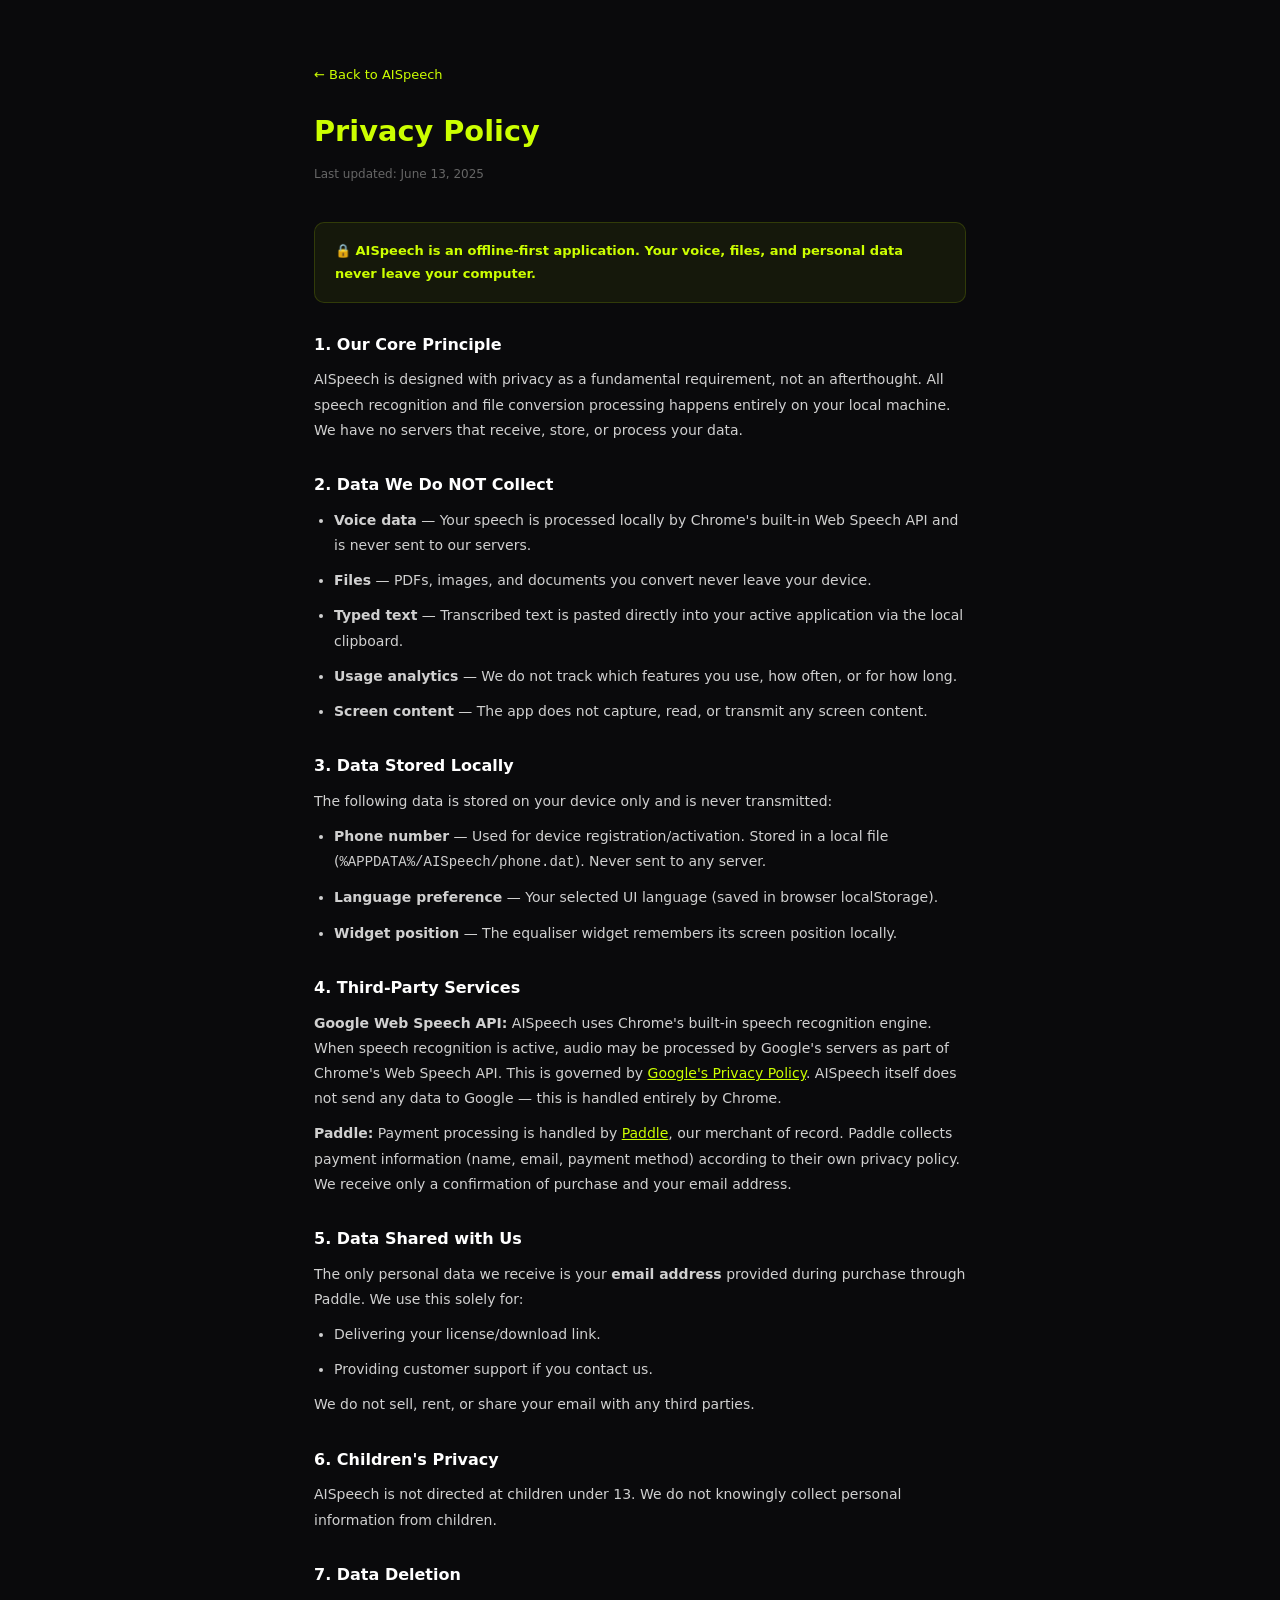
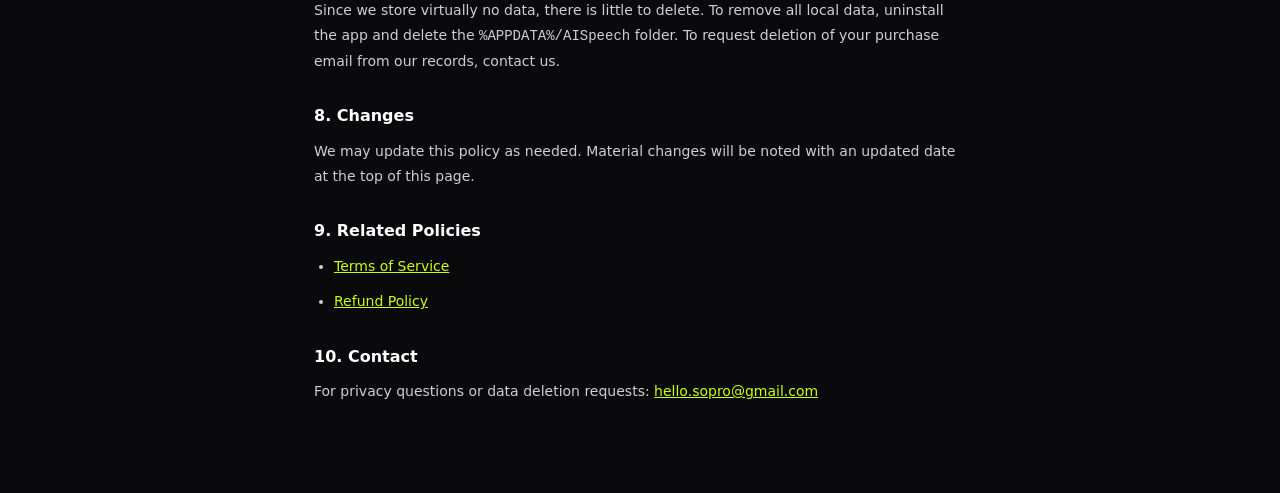
<file: privacy.html>
<!DOCTYPE html>
<html lang="en">
<head>
    <meta charset="UTF-8">
    <meta name="viewport" content="width=device-width, initial-scale=1.0">
    <title>Privacy Policy — AISpeech</title>
    <style>
        :root { --lime: #ccff00; --bg: #0a0a0c; --card: #151518; --border: #1e1e22; --text: #d0d0d0; --muted: #666; }
        * { margin: 0; padding: 0; box-sizing: border-box; }
        body { font-family: 'Segoe UI', system-ui, sans-serif; background: var(--bg); color: var(--text); line-height: 1.8; }
        a { color: var(--lime); }
        .container { max-width: 700px; margin: 0 auto; padding: 60px 24px 80px; }
        h1 { color: var(--lime); font-size: 1.8rem; margin-bottom: 6px; }
        .updated { font-size: 12px; color: var(--muted); margin-bottom: 36px; }
        h2 { color: #fff; font-size: 1rem; margin: 28px 0 8px; }
        p, li { font-size: 14px; color: var(--text); margin-bottom: 10px; }
        ul { padding-left: 20px; }
        .back { display: inline-block; margin-bottom: 20px; font-size: 13px; color: var(--lime); text-decoration: none; }
        .highlight { background: rgba(204,255,0,0.06); border: 1px solid rgba(204,255,0,0.15); border-radius: 10px; padding: 16px 20px; margin: 20px 0; }
        .highlight p { margin: 0; font-size: 13px; color: var(--lime); font-weight: 600; }
    </style>
</head>
<body>
<div class="container">
    <a href="./" class="back">← Back to AISpeech</a>
    <h1>Privacy Policy</h1>
    <p class="updated">Last updated: June 13, 2025</p>

    <div class="highlight">
        <p>🔒 AISpeech is an offline-first application. Your voice, files, and personal data never leave your computer.</p>
    </div>

    <h2>1. Our Core Principle</h2>
    <p>AISpeech is designed with privacy as a fundamental requirement, not an afterthought. All speech recognition and file conversion processing happens entirely on your local machine. We have no servers that receive, store, or process your data.</p>

    <h2>2. Data We Do NOT Collect</h2>
    <ul>
        <li><strong>Voice data</strong> — Your speech is processed locally by Chrome's built-in Web Speech API and is never sent to our servers.</li>
        <li><strong>Files</strong> — PDFs, images, and documents you convert never leave your device.</li>
        <li><strong>Typed text</strong> — Transcribed text is pasted directly into your active application via the local clipboard.</li>
        <li><strong>Usage analytics</strong> — We do not track which features you use, how often, or for how long.</li>
        <li><strong>Screen content</strong> — The app does not capture, read, or transmit any screen content.</li>
    </ul>

    <h2>3. Data Stored Locally</h2>
    <p>The following data is stored on your device only and is never transmitted:</p>
    <ul>
        <li><strong>Phone number</strong> — Used for device registration/activation. Stored in a local file (<code>%APPDATA%/AISpeech/phone.dat</code>). Never sent to any server.</li>
        <li><strong>Language preference</strong> — Your selected UI language (saved in browser localStorage).</li>
        <li><strong>Widget position</strong> — The equaliser widget remembers its screen position locally.</li>
    </ul>

    <h2>4. Third-Party Services</h2>
    <p><strong>Google Web Speech API:</strong> AISpeech uses Chrome's built-in speech recognition engine. When speech recognition is active, audio may be processed by Google's servers as part of Chrome's Web Speech API. This is governed by <a href="https://policies.google.com/privacy" target="_blank">Google's Privacy Policy</a>. AISpeech itself does not send any data to Google — this is handled entirely by Chrome.</p>
    <p><strong>Paddle:</strong> Payment processing is handled by <a href="https://www.paddle.com/legal/privacy" target="_blank">Paddle</a>, our merchant of record. Paddle collects payment information (name, email, payment method) according to their own privacy policy. We receive only a confirmation of purchase and your email address.</p>

    <h2>5. Data Shared with Us</h2>
    <p>The only personal data we receive is your <strong>email address</strong> provided during purchase through Paddle. We use this solely for:</p>
    <ul>
        <li>Delivering your license/download link.</li>
        <li>Providing customer support if you contact us.</li>
    </ul>
    <p>We do not sell, rent, or share your email with any third parties.</p>

    <h2>6. Children's Privacy</h2>
    <p>AISpeech is not directed at children under 13. We do not knowingly collect personal information from children.</p>

    <h2>7. Data Deletion</h2>
    <p>Since we store virtually no data, there is little to delete. To remove all local data, uninstall the app and delete the <code>%APPDATA%/AISpeech</code> folder. To request deletion of your purchase email from our records, contact us.</p>

    <h2>8. Changes</h2>
    <p>We may update this policy as needed. Material changes will be noted with an updated date at the top of this page.</p>

    <h2>9. Related Policies</h2>
    <ul>
        <li><a href="terms.html">Terms of Service</a></li>
        <li><a href="refund.html">Refund Policy</a></li>
    </ul>

    <h2>10. Contact</h2>
    <p>For privacy questions or data deletion requests: <a href="mailto:hello.sopro@gmail.com">hello.sopro@gmail.com</a></p>
</div>
</body>
</html>
</file>
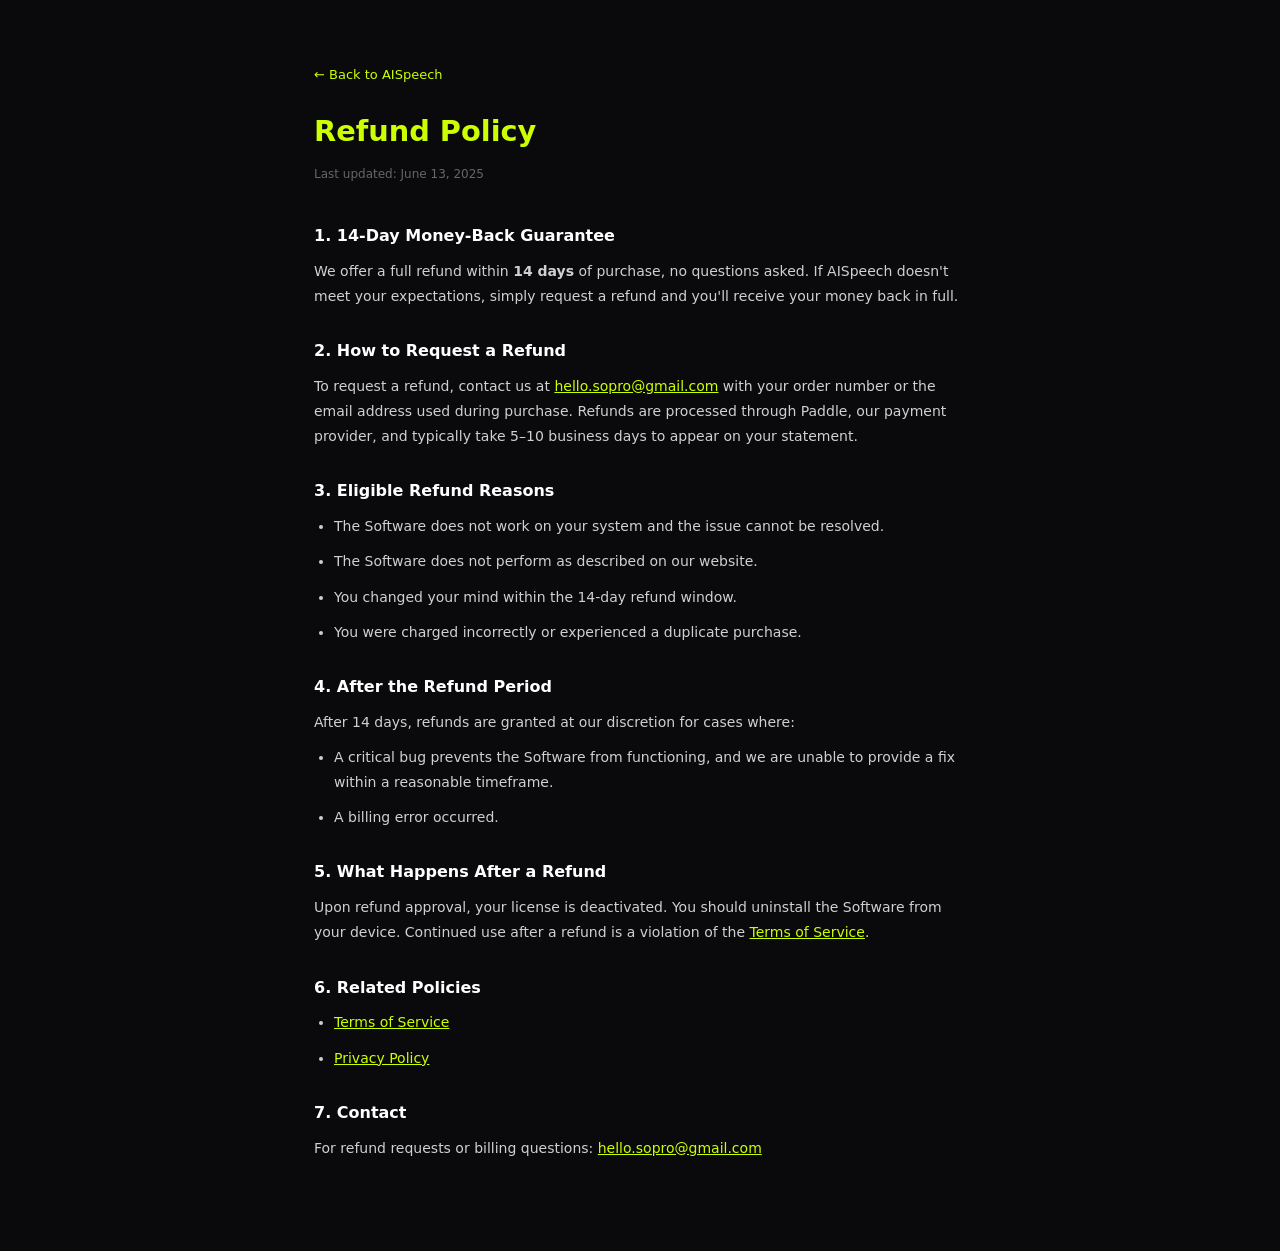
<file: refund.html>
<!DOCTYPE html>
<html lang="en">
<head>
    <meta charset="UTF-8">
    <meta name="viewport" content="width=device-width, initial-scale=1.0">
    <title>Refund Policy — AISpeech</title>
    <style>
        :root { --lime: #ccff00; --bg: #0a0a0c; --card: #151518; --border: #1e1e22; --text: #d0d0d0; --muted: #666; }
        * { margin: 0; padding: 0; box-sizing: border-box; }
        body { font-family: 'Segoe UI', system-ui, sans-serif; background: var(--bg); color: var(--text); line-height: 1.8; }
        a { color: var(--lime); }
        .container { max-width: 700px; margin: 0 auto; padding: 60px 24px 80px; }
        h1 { color: var(--lime); font-size: 1.8rem; margin-bottom: 6px; }
        .updated { font-size: 12px; color: var(--muted); margin-bottom: 36px; }
        h2 { color: #fff; font-size: 1rem; margin: 28px 0 8px; }
        p, li { font-size: 14px; color: var(--text); margin-bottom: 10px; }
        ul { padding-left: 20px; }
        .back { display: inline-block; margin-bottom: 20px; font-size: 13px; color: var(--lime); text-decoration: none; }
    </style>
</head>
<body>
<div class="container">
    <a href="./" class="back">← Back to AISpeech</a>
    <h1>Refund Policy</h1>
    <p class="updated">Last updated: June 13, 2025</p>

    <h2>1. 14-Day Money-Back Guarantee</h2>
    <p>We offer a full refund within <strong>14 days</strong> of purchase, no questions asked. If AISpeech doesn't meet your expectations, simply request a refund and you'll receive your money back in full.</p>

    <h2>2. How to Request a Refund</h2>
    <p>To request a refund, contact us at <a href="mailto:hello.sopro@gmail.com">hello.sopro@gmail.com</a> with your order number or the email address used during purchase. Refunds are processed through Paddle, our payment provider, and typically take 5–10 business days to appear on your statement.</p>

    <h2>3. Eligible Refund Reasons</h2>
    <ul>
        <li>The Software does not work on your system and the issue cannot be resolved.</li>
        <li>The Software does not perform as described on our website.</li>
        <li>You changed your mind within the 14-day refund window.</li>
        <li>You were charged incorrectly or experienced a duplicate purchase.</li>
    </ul>

    <h2>4. After the Refund Period</h2>
    <p>After 14 days, refunds are granted at our discretion for cases where:</p>
    <ul>
        <li>A critical bug prevents the Software from functioning, and we are unable to provide a fix within a reasonable timeframe.</li>
        <li>A billing error occurred.</li>
    </ul>

    <h2>5. What Happens After a Refund</h2>
    <p>Upon refund approval, your license is deactivated. You should uninstall the Software from your device. Continued use after a refund is a violation of the <a href="terms.html">Terms of Service</a>.</p>

    <h2>6. Related Policies</h2>
    <ul>
        <li><a href="terms.html">Terms of Service</a></li>
        <li><a href="privacy.html">Privacy Policy</a></li>
    </ul>

    <h2>7. Contact</h2>
    <p>For refund requests or billing questions: <a href="mailto:hello.sopro@gmail.com">hello.sopro@gmail.com</a></p>
</div>
</body>
</html>
</file>
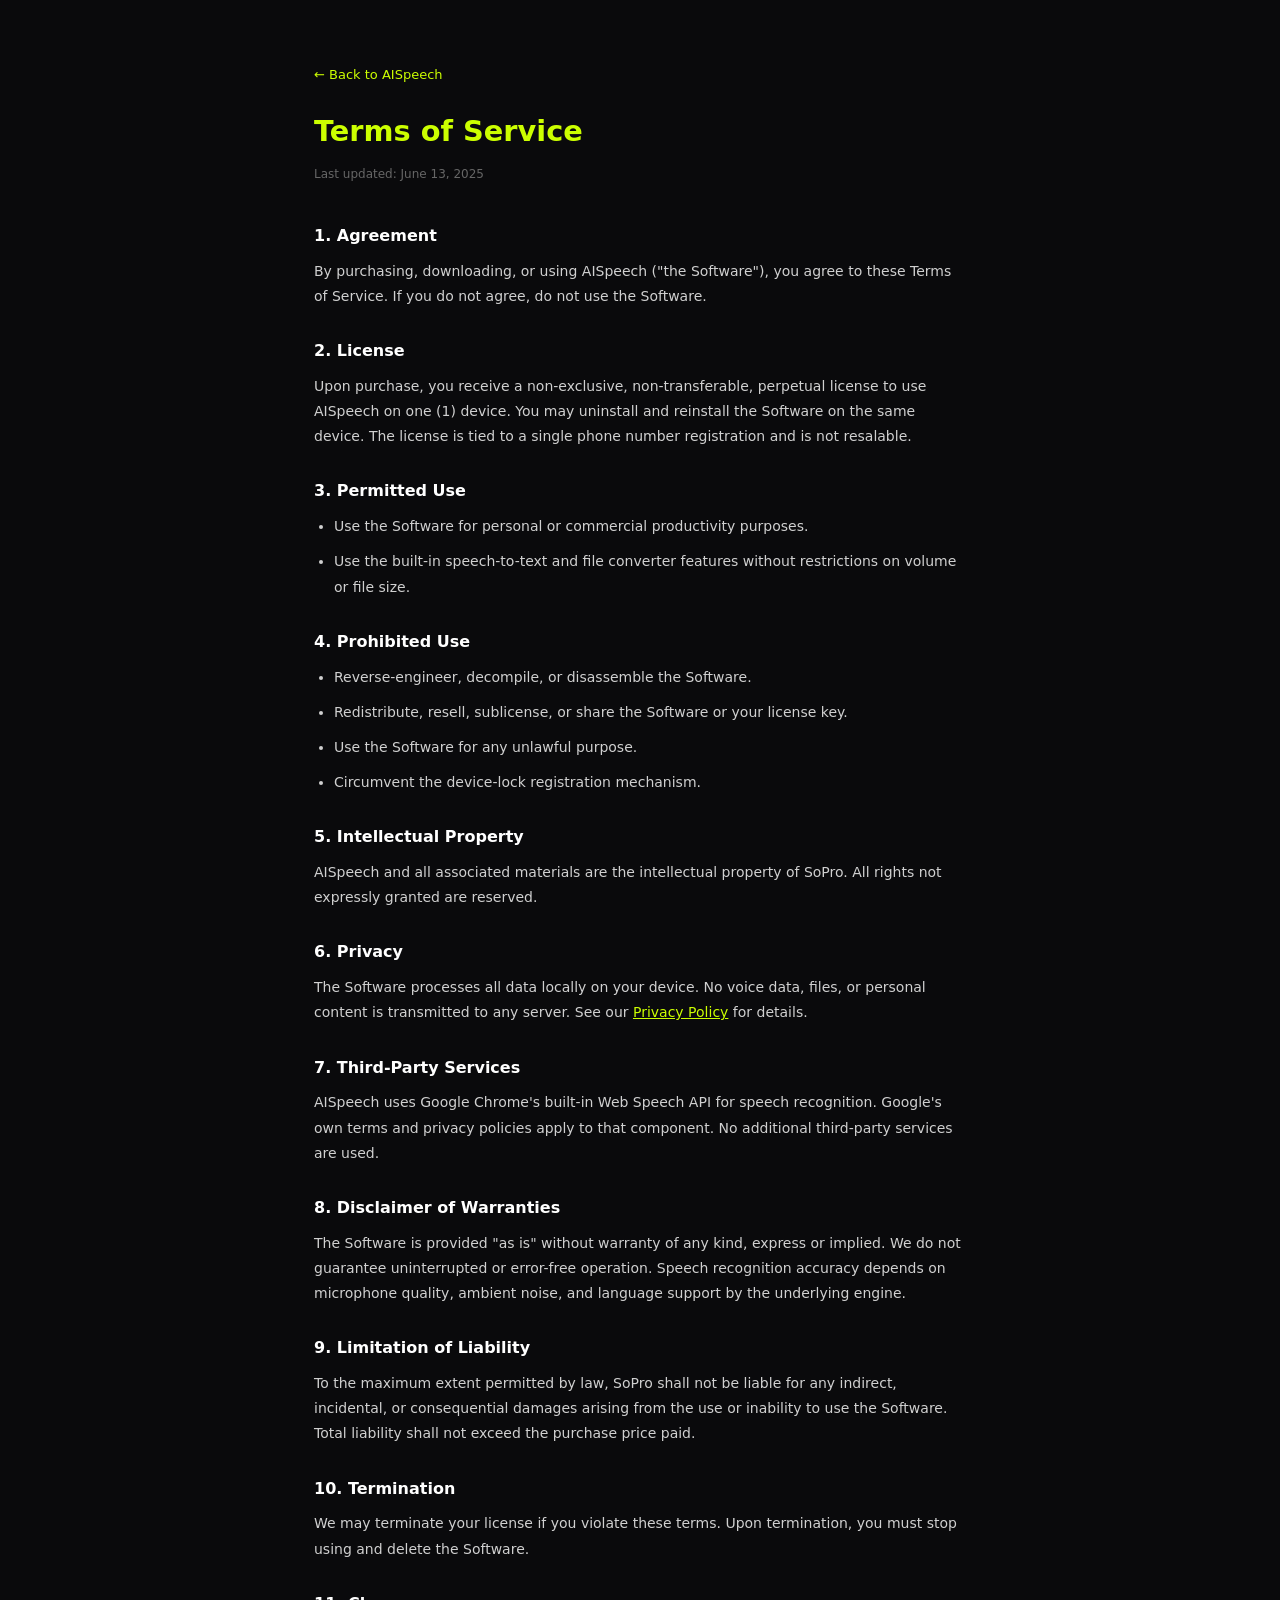
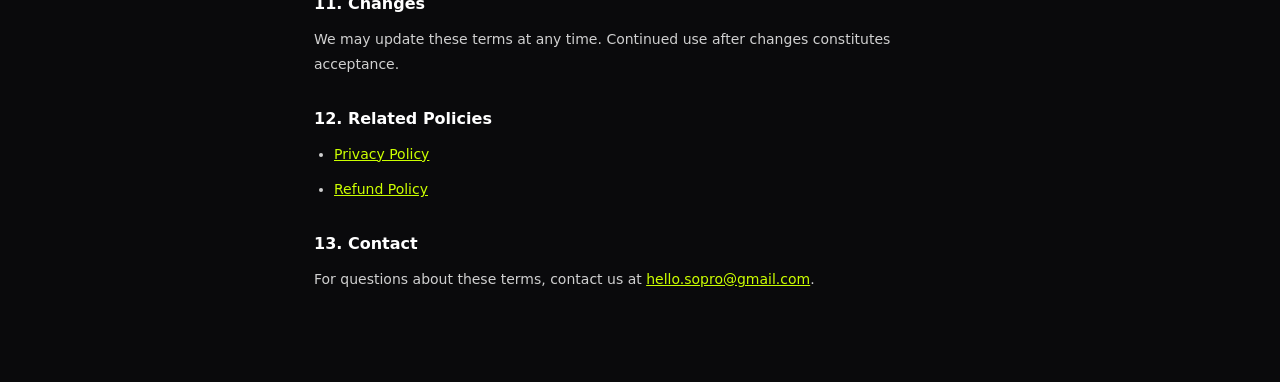
<file: terms.html>
<!DOCTYPE html>
<html lang="en">
<head>
    <meta charset="UTF-8">
    <meta name="viewport" content="width=device-width, initial-scale=1.0">
    <title>Terms of Service — AISpeech</title>
    <style>
        :root { --lime: #ccff00; --bg: #0a0a0c; --card: #151518; --border: #1e1e22; --text: #d0d0d0; --muted: #666; }
        * { margin: 0; padding: 0; box-sizing: border-box; }
        body { font-family: 'Segoe UI', system-ui, sans-serif; background: var(--bg); color: var(--text); line-height: 1.8; }
        a { color: var(--lime); }
        .container { max-width: 700px; margin: 0 auto; padding: 60px 24px 80px; }
        h1 { color: var(--lime); font-size: 1.8rem; margin-bottom: 6px; }
        .updated { font-size: 12px; color: var(--muted); margin-bottom: 36px; }
        h2 { color: #fff; font-size: 1rem; margin: 28px 0 8px; }
        p, li { font-size: 14px; color: var(--text); margin-bottom: 10px; }
        ul { padding-left: 20px; }
        .back { display: inline-block; margin-bottom: 20px; font-size: 13px; color: var(--lime); text-decoration: none; }
    </style>
</head>
<body>
<div class="container">
    <a href="./" class="back">← Back to AISpeech</a>
    <h1>Terms of Service</h1>
    <p class="updated">Last updated: June 13, 2025</p>

    <h2>1. Agreement</h2>
    <p>By purchasing, downloading, or using AISpeech ("the Software"), you agree to these Terms of Service. If you do not agree, do not use the Software.</p>

    <h2>2. License</h2>
    <p>Upon purchase, you receive a non-exclusive, non-transferable, perpetual license to use AISpeech on one (1) device. You may uninstall and reinstall the Software on the same device. The license is tied to a single phone number registration and is not resalable.</p>

    <h2>3. Permitted Use</h2>
    <ul>
        <li>Use the Software for personal or commercial productivity purposes.</li>
        <li>Use the built-in speech-to-text and file converter features without restrictions on volume or file size.</li>
    </ul>

    <h2>4. Prohibited Use</h2>
    <ul>
        <li>Reverse-engineer, decompile, or disassemble the Software.</li>
        <li>Redistribute, resell, sublicense, or share the Software or your license key.</li>
        <li>Use the Software for any unlawful purpose.</li>
        <li>Circumvent the device-lock registration mechanism.</li>
    </ul>

    <h2>5. Intellectual Property</h2>
    <p>AISpeech and all associated materials are the intellectual property of SoPro. All rights not expressly granted are reserved.</p>

    <h2>6. Privacy</h2>
    <p>The Software processes all data locally on your device. No voice data, files, or personal content is transmitted to any server. See our <a href="privacy.html">Privacy Policy</a> for details.</p>

    <h2>7. Third-Party Services</h2>
    <p>AISpeech uses Google Chrome's built-in Web Speech API for speech recognition. Google's own terms and privacy policies apply to that component. No additional third-party services are used.</p>

    <h2>8. Disclaimer of Warranties</h2>
    <p>The Software is provided "as is" without warranty of any kind, express or implied. We do not guarantee uninterrupted or error-free operation. Speech recognition accuracy depends on microphone quality, ambient noise, and language support by the underlying engine.</p>

    <h2>9. Limitation of Liability</h2>
    <p>To the maximum extent permitted by law, SoPro shall not be liable for any indirect, incidental, or consequential damages arising from the use or inability to use the Software. Total liability shall not exceed the purchase price paid.</p>

    <h2>10. Termination</h2>
    <p>We may terminate your license if you violate these terms. Upon termination, you must stop using and delete the Software.</p>

    <h2>11. Changes</h2>
    <p>We may update these terms at any time. Continued use after changes constitutes acceptance.</p>

    <h2>12. Related Policies</h2>
    <ul>
        <li><a href="privacy.html">Privacy Policy</a></li>
        <li><a href="refund.html">Refund Policy</a></li>
    </ul>

    <h2>13. Contact</h2>
    <p>For questions about these terms, contact us at <a href="mailto:hello.sopro@gmail.com">hello.sopro@gmail.com</a>.</p>
</div>
</body>
</html>
</file>
<file: shared/brand.css>
/* SoPro Brand SSOT — header + footer */
.sp-hdr{position:fixed;top:0;left:0;right:0;z-index:200;display:flex;align-items:center;justify-content:space-between;padding:16px 32px;background:rgba(255,255,255,.97);backdrop-filter:blur(16px);border-bottom:1px solid rgba(0,0,0,.06)}
.sp-hdr::after{content:'';position:absolute;bottom:0;left:0;right:0;height:1px;background:linear-gradient(90deg,transparent,rgba(232,69,60,.12) 20%,rgba(232,69,60,.25) 50%,rgba(232,69,60,.12) 80%,transparent)}
.sp-brand{display:flex;align-items:center;gap:10px;text-decoration:none;font-family:'Segoe UI',system-ui,sans-serif;font-size:17px;font-weight:700;color:#4d4d4d;letter-spacing:-.5px}
.sp-brand i{font-style:normal;font-size:13px;font-weight:700;color:#fff;background:#e8453c;padding:2px 9px 3px;border-radius:6px;letter-spacing:.3px}
.sp-brand .sep{display:inline-block;width:1px;height:20px;background:rgba(0,0,0,.12);margin:0 2px;vertical-align:middle}
.sp-brand em{font-style:normal;font-size:15px;font-weight:500;color:#1a1a2e;letter-spacing:-.3px}
.sp-nav{display:flex;gap:14px;align-items:center}
.sp-nav a{font-size:12px;font-weight:500;color:#888;letter-spacing:.2px;text-transform:uppercase;text-decoration:none;transition:color .2s}
.sp-nav a:hover{color:#1a1a2e}

.sp-footer{border-top:1px solid rgba(0,0,0,.06);padding:24px 0;text-align:center;font-size:12px;color:#888;font-family:'Segoe UI',system-ui,sans-serif}
.sp-footer a{color:#888;text-decoration:none;transition:color .2s}
.sp-footer a:hover{color:#1a1a2e}
.sp-footer .sp-footer-links{margin-top:8px}
.sp-footer .sp-footer-links a+a::before{content:' · ';color:#ccc}
</file>
